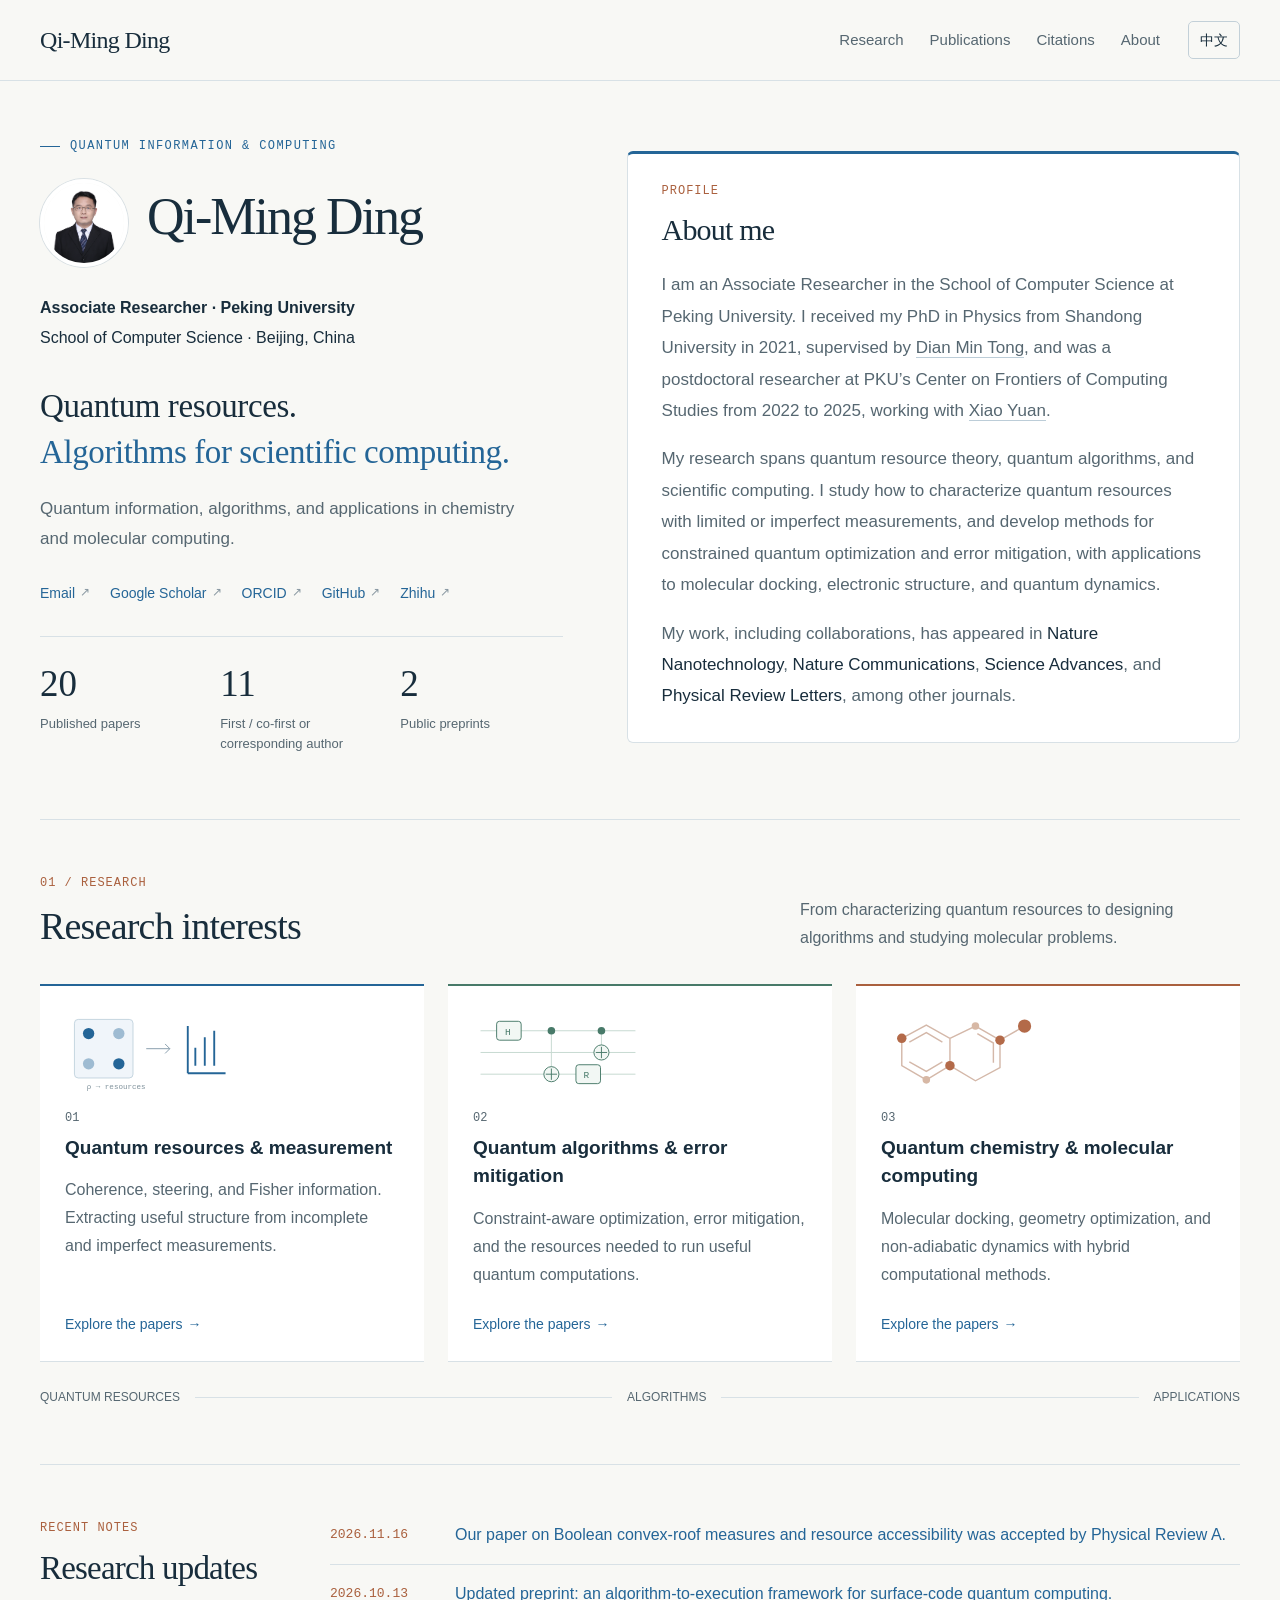
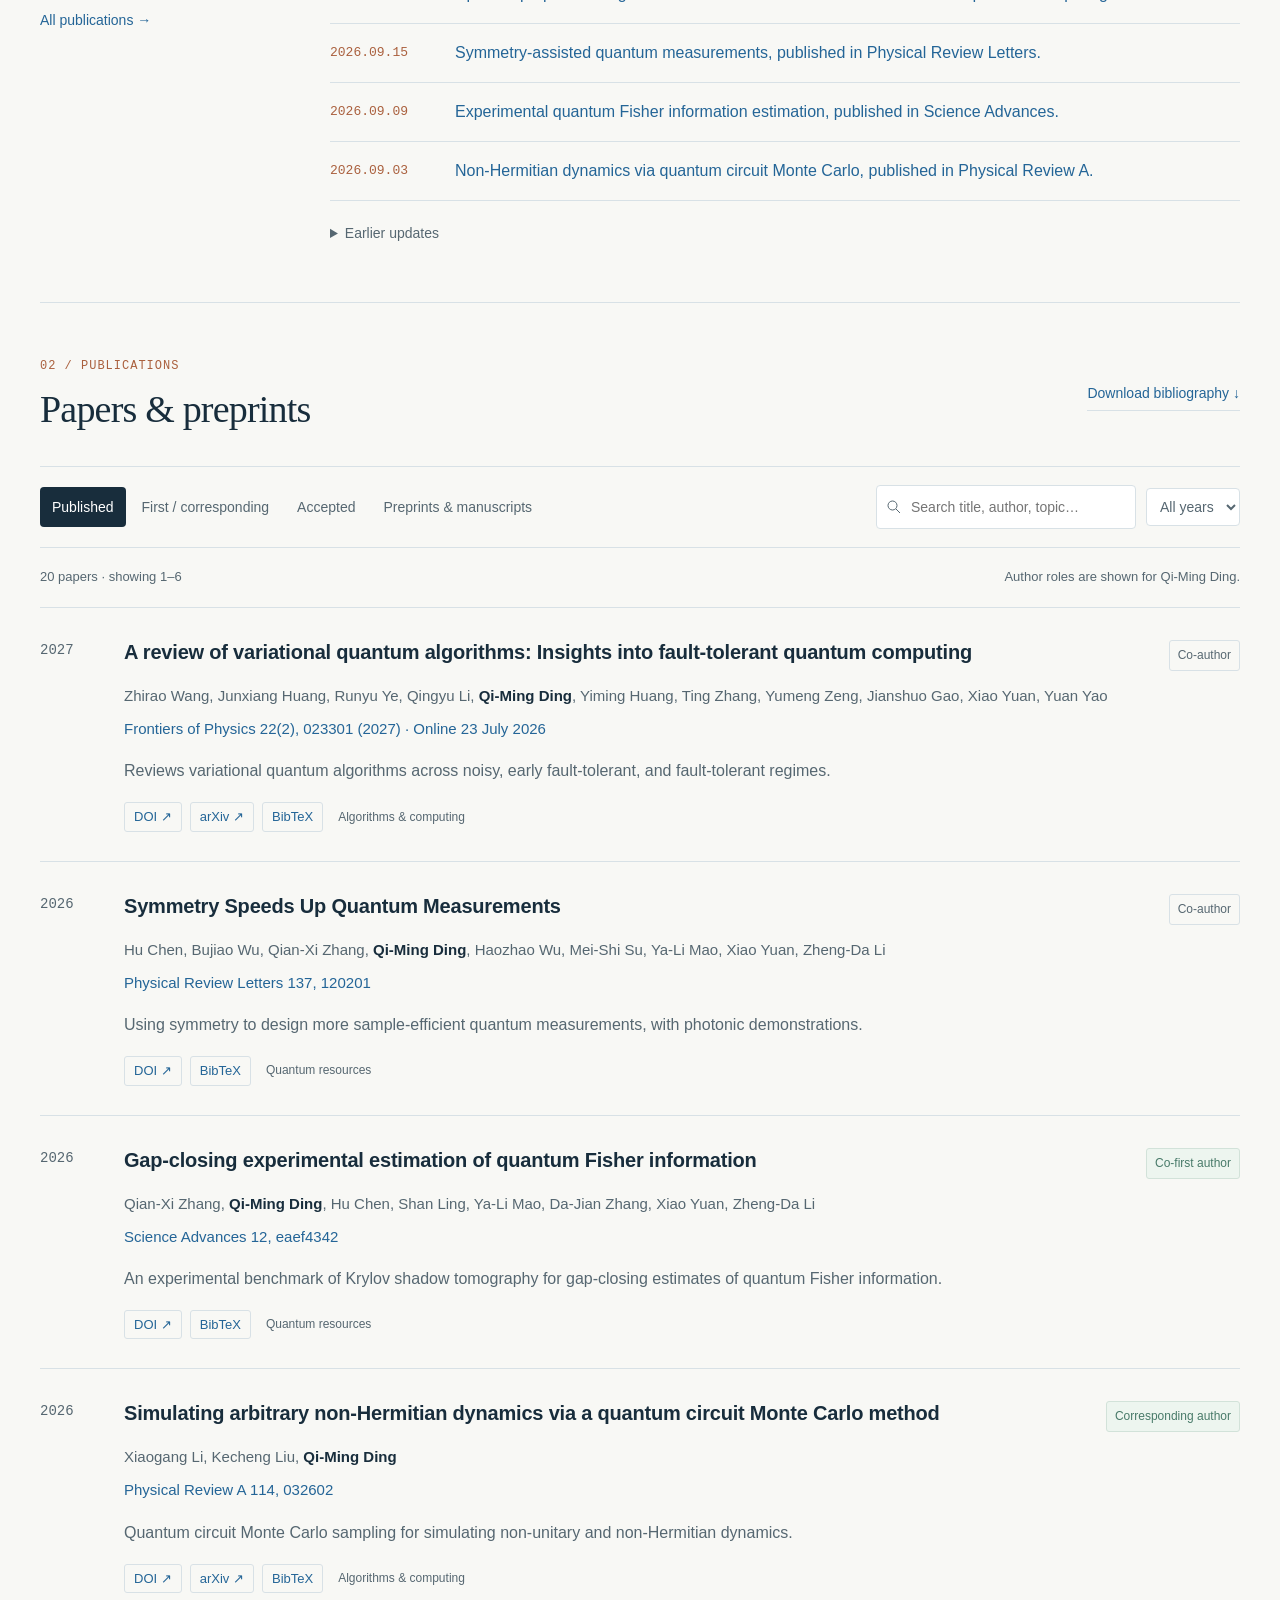
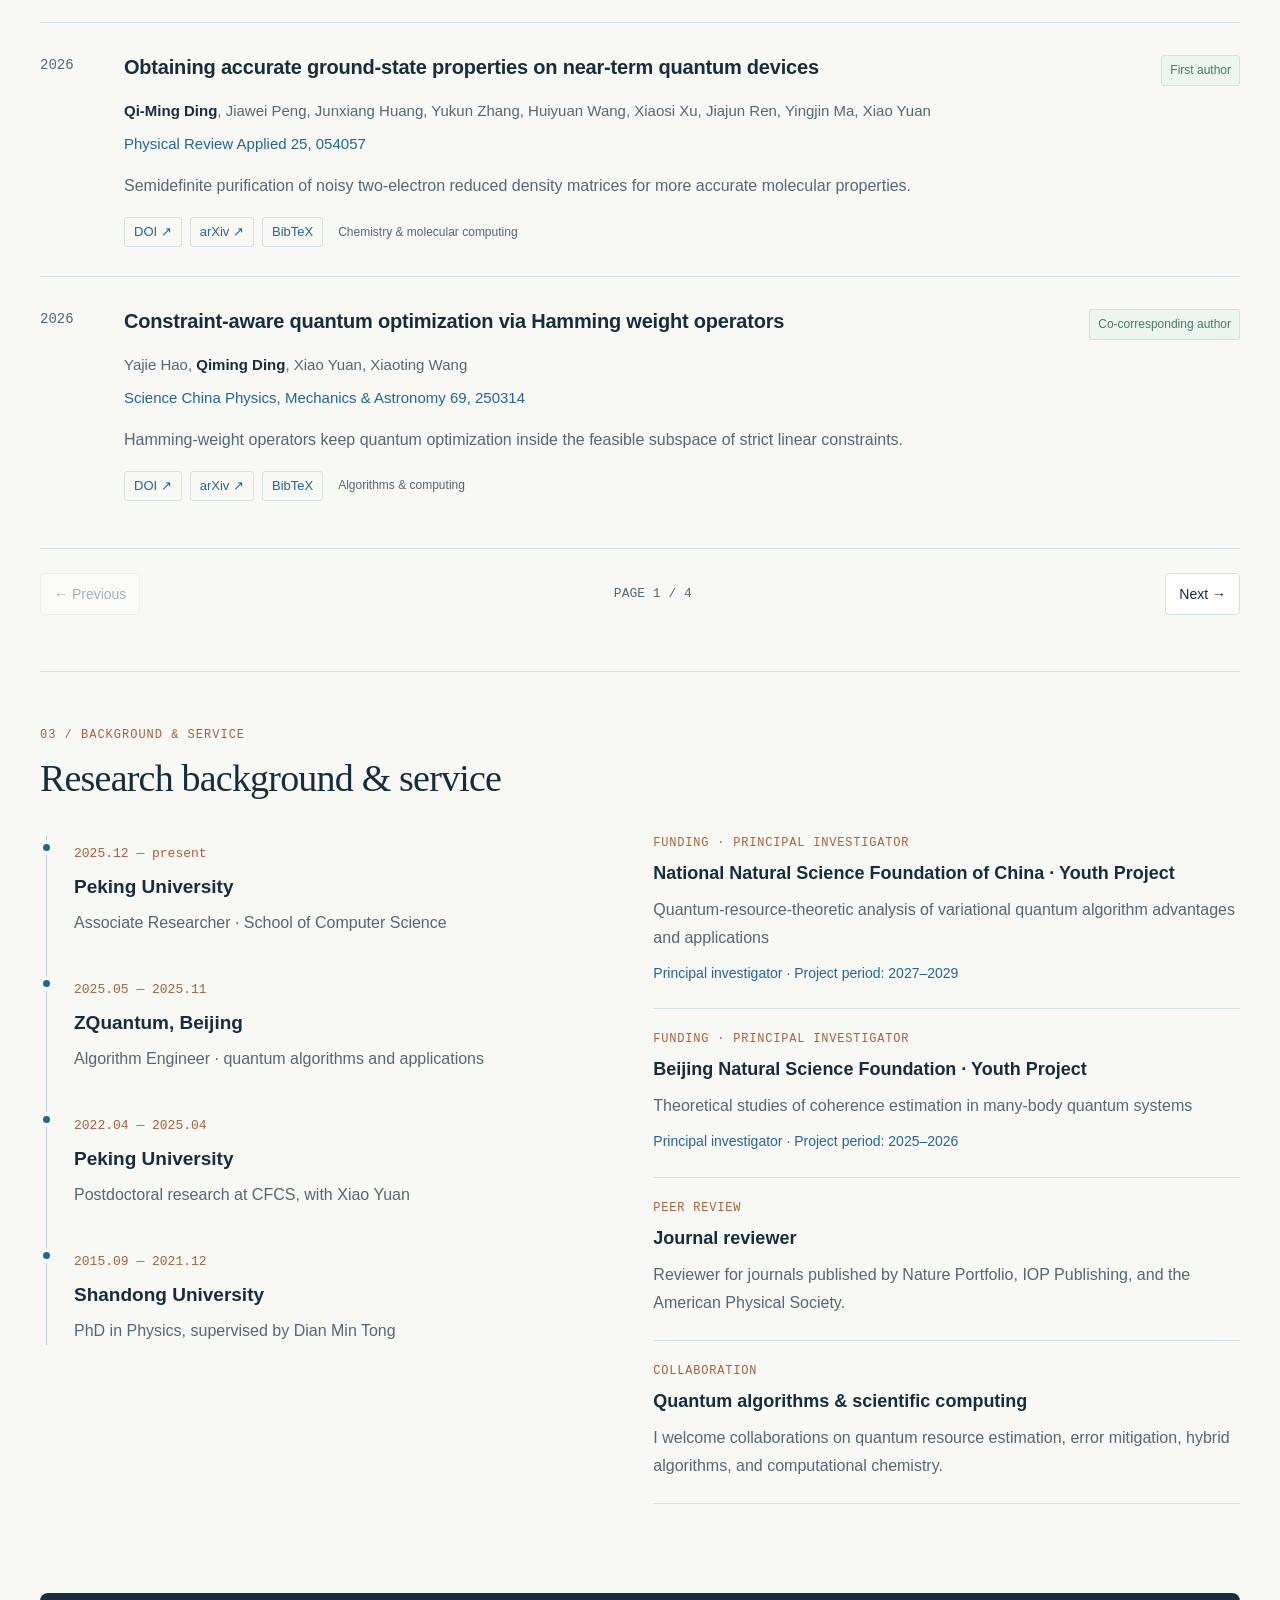
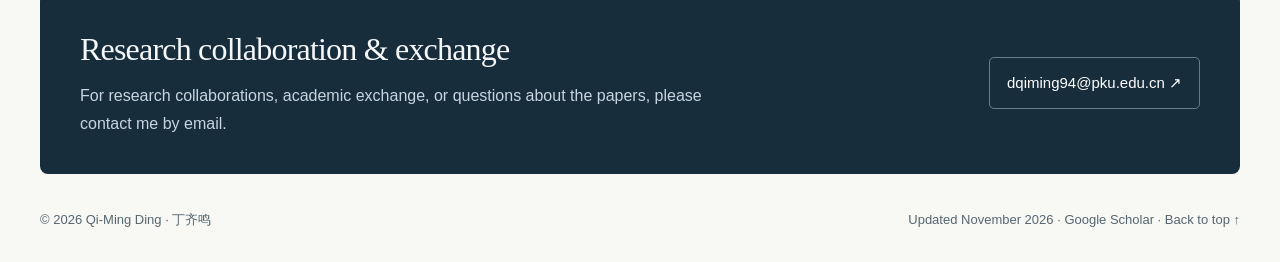
<file: index.html>
<!doctype html>
<html lang="en"><head><meta charset="utf-8"><meta name="viewport" content="width=device-width,initial-scale=1">
<meta name="description" content="Qi-Ming Ding, quantum information and computing researcher at Peking University. Quantum resources, algorithms, error mitigation, and computational chemistry.">
<link rel="canonical" href="https://geeeekding.github.io/"><meta property="og:title" content="Qi-Ming Ding · Quantum Information & Computing"><meta property="og:description" content="Quantum resources, practical algorithms, and computational chemistry. Explore publications and selected research citations."><meta property="og:image" content="https://geeeekding.github.io/assets/qiming2024.jpg">
<meta name="theme-color" content="#f8f8f5"><title>Qi-Ming Ding · Quantum Information & Computing</title>
<link rel="icon" href="assets/favicon.svg" type="image/svg+xml"><link rel="stylesheet" href="assets/site.css?v=20261116b"><script src="assets/bibliography.js?v=20261116" defer></script><script src="assets/site.js?v=20261116b" defer></script>
</head><body><a class="skip" href="#main">Skip to content</a><div class="reading-progress" aria-hidden="true"></div>
<header class="site-header"><div class="wrap header-inner"><a class="wordmark" href="index.html">Qi-Ming Ding<span></span></a><nav class="main-nav" aria-label="Main navigation">
<a href="#research"><span data-en="Research" data-zh="研究" >Research</span></a><a href="#publications"><span data-en="Publications" data-zh="论文" >Publications</span></a><a href="citations.html"><span data-en="Citations" data-zh="学术引用" >Citations</span></a><a href="#journey"><span data-en="About" data-zh="经历" >About</span></a></nav><button id="language-toggle" class="lang-button" type="button" aria-label="Switch to Chinese">中文</button></div></header>
<main id="main" class="wrap">
<section class="hero" aria-labelledby="name"><div class="hero-profile"><div class="eyebrow"><span data-en="Quantum information &amp; computing" data-zh="量子信息与量子计算" >Quantum information &amp; computing</span></div>
<div class="profile-line"><img src="assets/qiming2024.jpg" alt="Portrait of Qi-Ming Ding" class="portrait" width="88" height="88"><h1 id="name">Qi-Ming Ding<small></small></h1></div>
<div class="position"><strong><span data-en="Associate Researcher · Peking University" data-zh="北京大学计算机学院 · 副研究员" >Associate Researcher · Peking University</span></strong><br><span data-en="School of Computer Science · Beijing, China" data-zh="中国 · 北京" >School of Computer Science · Beijing, China</span></div>
<p class="hero-statement lang-en">Quantum resources.<br><em>Algorithms for scientific computing.</em></p>
<p class="hero-statement lang-zh">量子资源理论<br><em>与量子算法应用</em></p>
<p data-en="Quantum information, algorithms, and applications in chemistry and molecular computing." data-zh="关注量子信息的基础问题，探索量子计算在科学计算中的应用。" class="hero-bio">Quantum information, algorithms, and applications in chemistry and molecular computing.</p>
<div class="profile-links"><a href="mailto:dqiming94@pku.edu.cn"><span data-en="Email" data-zh="邮箱" >Email</span></a><a href="https://scholar.google.com/citations?user=Pl5r_UgAAAAJ" target="_blank" rel="noopener noreferrer" >Google Scholar</a><a href="https://orcid.org/0000-0002-0548-6519" target="_blank" rel="noopener noreferrer" >ORCID</a><a href="https://github.com/geeeekDing" target="_blank" rel="noopener noreferrer" >GitHub</a><a href="https://www.zhihu.com/people/curry-paul" target="_blank" rel="noopener noreferrer" ><span data-en="Zhihu" data-zh="知乎" >Zhihu</span></a></div>
<div class="hero-stats"><div class="stat"><strong>20</strong><span data-en="Published papers" data-zh="已发表论文" >Published papers</span></div><div class="stat"><strong>11</strong><span data-en="First / co-first or corresponding author" data-zh="第一、共同第一或通讯作者论文" >First / co-first or corresponding author</span></div><div class="stat"><strong>2</strong><span data-en="Public preprints" data-zh="公开预印本" >Public preprints</span></div></div></div>
<section class="about-panel" id="about" aria-labelledby="about-title"><div class="section-no"><span data-en="PROFILE" data-zh="关于我" >PROFILE</span></div><h2 id="about-title"><span data-en="About me" data-zh="个人简介" >About me</span></h2>
<div class="lang-en about-copy"><p>I am an Associate Researcher in the School of Computer Science at Peking University. I received my PhD in Physics from Shandong University in 2021, supervised by <a href="https://www.researchgate.net/profile/Dianmin-Tong" target="_blank" rel="noopener noreferrer" >Dian Min Tong</a>, and was a postdoctoral researcher at PKU’s Center on Frontiers of Computing Studies from 2022 to 2025, working with <a href="https://qtheorist.site/" target="_blank" rel="noopener noreferrer" >Xiao Yuan</a>.</p>
<p>My research spans quantum resource theory, quantum algorithms, and scientific computing. I study how to characterize quantum resources with limited or imperfect measurements, and develop methods for constrained quantum optimization and error mitigation, with applications to molecular docking, electronic structure, and quantum dynamics.</p>
<p>My work, including collaborations, has appeared in <em>Nature Nanotechnology</em>, <em>Nature Communications</em>, <em>Science Advances</em>, and <em>Physical Review Letters</em>, among other journals.</p></div>
<div class="lang-zh about-copy"><p>我目前在北京大学计算机学院任副研究员。2021年于山东大学获得理学博士学位，导师为<a href="https://www.researchgate.net/profile/Dianmin-Tong" target="_blank" rel="noopener noreferrer" >仝殿民教授</a>；2022—2025年在北京大学前沿计算研究中心从事博士后研究，合作导师为<a href="https://qtheorist.site/" target="_blank" rel="noopener noreferrer" >袁骁研究员</a>。</p>
<p>我的研究围绕量子资源理论、量子算法与科学计算展开：一方面，研究如何利用有限且存在误差的测量来表征量子资源；另一方面，探索含约束的量子优化、错误缓解，以及量子计算在分子对接、电子结构和动力学模拟中的应用。</p>
<p>相关研究成果发表于 <em>Nature Nanotechnology</em>、<em>Nature Communications</em>、<em>Science Advances</em>、<em>Physical Review Letters</em> 等期刊。</p></div>
</section></section>

<section id="research" class="section"><div class="section-heading"><div><span class="section-no">01 / RESEARCH</span><h2 data-en="Research interests" data-zh="研究方向" >Research interests</h2></div><p data-en="From characterizing quantum resources to designing algorithms and studying molecular problems." data-zh="从量子信息的基础理论出发，研究量子算法，并探索其在分子科学中的应用。" >From characterizing quantum resources to designing algorithms and studying molecular problems.</p></div><div class="research-grid"><article class="research-card"><svg viewBox="0 0 180 85" aria-hidden="true"><rect x="10" y="8" width="62" height="62" rx="4" fill="#f0f5fa" stroke="#c3d4df"/><g fill="#246597"><circle cx="25" cy="23" r="6"/><circle cx="57" cy="55" r="6"/><circle cx="57" cy="23" r="6" opacity=".4"/><circle cx="25" cy="55" r="6" opacity=".4"/></g><path d="M86 39h25m-5-5 5 5-5 5" fill="none" stroke="#849ba9"/><path d="M130 65V15m0 50h40m-32-8V38m10 19V27m10 30V20" fill="none" stroke="#246597" stroke-width="2"/><text x="23" y="82" font-size="8" fill="#7f919b" font-family="monospace">ρ → resources</text></svg><span class="field-no">01</span><h3 data-en="Quantum resources &amp; measurement" data-zh="量子资源与量子测量" >Quantum resources &amp; measurement</h3><p data-en="Coherence, steering, and Fisher information. Extracting useful structure from incomplete and imperfect measurements." data-zh="研究量子相干性、量子导引与费舍尔信息，发展适用于有限测量与噪声条件的资源表征方法。" >Coherence, steering, and Fisher information. Extracting useful structure from incomplete and imperfect measurements.</p><button class="text-button research-filter" data-topic="resources" type="button"><span data-en="Explore the papers" data-zh="查看相关论文" >Explore the papers</span></button></article><article class="research-card"><svg viewBox="0 0 180 85" aria-hidden="true"><g stroke="#c5d8d0" fill="none"><path d="M8 20h164M8 43h164M8 66h164"/><path d="M83 20v46M136 20v23"/></g><g fill="#487a69"><circle cx="83" cy="20" r="4"/><circle cx="136" cy="20" r="4"/></g><g stroke="#487a69" fill="#f2f7f4"><rect x="25" y="10" width="26" height="20" rx="3"/><rect x="109" y="56" width="26" height="20" rx="3"/><circle cx="83" cy="66" r="8"/><circle cx="136" cy="43" r="8"/></g><path d="M77 66h12m-6-6v12m47-29h12m-6-6v12" stroke="#487a69"/><g font-size="10" font-family="monospace" fill="#487a69"><text x="34" y="24">H</text><text x="117" y="70">R</text></g></svg><span class="field-no">02</span><h3 data-en="Quantum algorithms &amp; error mitigation" data-zh="量子算法与错误缓解" >Quantum algorithms &amp; error mitigation</h3><p data-en="Constraint-aware optimization, error mitigation, and the resources needed to run useful quantum computations." data-zh="研究含约束的量子优化、错误缓解方法，以及量子计算的资源开销。" >Constraint-aware optimization, error mitigation, and the resources needed to run useful quantum computations.</p><button class="text-button research-filter" data-topic="algorithms" type="button"><span data-en="Explore the papers" data-zh="查看相关论文" >Explore the papers</span></button></article><article class="research-card"><svg viewBox="0 0 180 85" aria-hidden="true"><g fill="none" stroke="#d4b8a9" stroke-width="1.5"><path d="m48 14 25 14v29L48 72 22 57V28zM73 28l27-13 26 15v29l-26 14-27-16m53-27 26-15"/><path d="m30 32 18-10 17 10M30 53l18 10 17-10m37-30 17 10v21"/></g><g fill="#b36a49"><circle cx="22" cy="28" r="5"/><circle cx="73" cy="57" r="5"/><circle cx="126" cy="30" r="5"/><circle cx="152" cy="15" r="7"/></g><g fill="#d7b8a5"><circle cx="48" cy="72" r="4"/><circle cx="100" cy="15" r="4"/></g></svg><span class="field-no">03</span><h3 data-en="Quantum chemistry &amp; molecular computing" data-zh="量子化学与分子计算" >Quantum chemistry &amp; molecular computing</h3><p data-en="Molecular docking, geometry optimization, and non-adiabatic dynamics with hybrid computational methods." data-zh="利用混合计算方法，研究分子对接、几何优化与非绝热动力学。" >Molecular docking, geometry optimization, and non-adiabatic dynamics with hybrid computational methods.</p><button class="text-button research-filter" data-topic="chemistry" type="button"><span data-en="Explore the papers" data-zh="查看相关论文" >Explore the papers</span></button></article></div><div class="research-strip"><span>QUANTUM RESOURCES</span><i class="strip-line"></i><span>ALGORITHMS</span><i class="strip-line"></i><span>APPLICATIONS</span></div></section>

<section class="section news-section" id="news"><div class="news-head"><span class="section-no">RECENT NOTES</span><h2 data-en="Research updates" data-zh="研究动态" >Research updates</h2><a class="small-link" href="#publications"><span data-en="All publications →" data-zh="查看全部论文 →" >All publications →</span></a></div><div><div class="news-item"><time datetime="2026-11-16">2026.11.16</time><p><a href="https://journals.aps.org/pra/accepted/10.1103/f1jd-lwmy" target="_blank" rel="noopener noreferrer"><span data-en="Our paper on Boolean convex-roof measures and resource accessibility was accepted by Physical Review A." data-zh="共同第一作者论文《布尔凸顶度量与资源可及性》获 Physical Review A 接收。">Our paper on Boolean convex-roof measures and resource accessibility was accepted by Physical Review A.</span></a></p></div><div class="news-item"><time datetime="2026-10-13">2026.10.13</time><p><a href="https://arxiv.org/abs/2609.10965v2" target="_blank" rel="noopener noreferrer" ><span data-en="Updated preprint: an algorithm-to-execution framework for surface-code quantum computing." data-zh="表面码量子计算的算法到执行框架预印本更新至v2。" >Updated preprint: an algorithm-to-execution framework for surface-code quantum computing.</span></a></p></div><div class="news-item"><time datetime="2026-09-15">2026.09.15</time><p><a href="https://doi.org/10.1103/q9lf-cp11" target="_blank" rel="noopener noreferrer" ><span data-en="Symmetry-assisted quantum measurements, published in Physical Review Letters." data-zh="对称性辅助量子测量研究发表于 Physical Review Letters。" >Symmetry-assisted quantum measurements, published in Physical Review Letters.</span></a></p></div><div class="news-item"><time datetime="2026-09-09">2026.09.09</time><p><a href="https://doi.org/10.1126/sciadv.aef4342" target="_blank" rel="noopener noreferrer" ><span data-en="Experimental quantum Fisher information estimation, published in Science Advances." data-zh="量子费舍尔信息估计的实验研究发表于 Science Advances。" >Experimental quantum Fisher information estimation, published in Science Advances.</span></a></p></div><div class="news-item"><time datetime="2026-09-03">2026.09.03</time><p><a href="https://doi.org/10.1103/yd74-5t5x" target="_blank" rel="noopener noreferrer" ><span data-en="Non-Hermitian dynamics via quantum circuit Monte Carlo, published in Physical Review A." data-zh="量子线路蒙特卡洛模拟非厄米动力学研究发表于 Physical Review A。" >Non-Hermitian dynamics via quantum circuit Monte Carlo, published in Physical Review A.</span></a></p></div><details class="news-more"><summary><span data-en="Earlier updates" data-zh="更早的动态" >Earlier updates</span></summary><div class="news-item"><time datetime="2026-07-23">2026.07.23</time><p><a href="https://journal.hep.com.cn/fop/EN/10.15302/frontphys.2027.023301" target="_blank" rel="noopener noreferrer"><span data-en="Our review of variational quantum algorithms was published online in Frontiers of Physics." data-zh="合作综述《变分量子算法：迈向容错量子计算》发表于 Frontiers of Physics。">Our review of variational quantum algorithms was published online in Frontiers of Physics.</span></a></p></div><div class="news-item"><time datetime="2026-05-21">2026.05.21</time><p><a href="https://doi.org/10.1103/lx3w-w6jx" target="_blank" rel="noopener noreferrer" ><span data-en="Error mitigation for accurate molecular ground-state properties, published in Physical Review Applied." data-zh="面向精确分子基态性质的错误缓解研究发表于 Physical Review Applied。" >Error mitigation for accurate molecular ground-state properties, published in Physical Review Applied.</span></a></p></div><div class="news-item"><time datetime="2026-03-26">2026.03.26</time><p><a href="https://doi.org/10.1007/s11433-025-2895-4" target="_blank" rel="noopener noreferrer" ><span data-en="Constraint-aware quantum optimization, published in Science China Physics, Mechanics &amp; Astronomy." data-zh="含约束的量子优化研究发表于 Science China Physics, Mechanics &amp; Astronomy。" >Constraint-aware quantum optimization, published in Science China Physics, Mechanics &amp; Astronomy.</span></a></p></div><div class="news-item"><time datetime="2026-03-26">2026.03.26</time><p><a href="https://doi.org/10.1103/g8sh-hts2" target="_blank" rel="noopener noreferrer" ><span data-en="Coherence estimation from scarce data, published in Physical Review A." data-zh="稀缺数据下的相干性估计研究发表于 Physical Review A。" >Coherence estimation from scarce data, published in Physical Review A.</span></a></p></div><div class="news-item"><time datetime="2026-03-02">2026.03.02</time><p><a href="https://doi.org/10.1103/wgqg-hfw8" target="_blank" rel="noopener noreferrer" ><span data-en="Reliable quantum steering detection, published in Physical Review Letters." data-zh="可靠量子导引探测研究发表于 Physical Review Letters。" >Reliable quantum steering detection, published in Physical Review Letters.</span></a></p></div><div class="news-item"><time datetime="2026-01-13">2026.01.13</time><p><a href="https://doi.org/10.1021/acs.jctc.5c01435" target="_blank" rel="noopener noreferrer" ><span data-en="Molecular geometry optimization with hybrid quantum–classical computing, published in JCTC." data-zh="混合量子—经典分子几何优化研究发表于 JCTC。" >Molecular geometry optimization with hybrid quantum–classical computing, published in JCTC.</span></a></p></div></details></div></section>

<section id="publications" class="section"><div class="section-heading publication-heading"><div><span class="section-no">02 / PUBLICATIONS</span><h2 data-en="Papers &amp; preprints" data-zh="论文与预印本" >Papers &amp; preprints</h2></div><a href="assets/publications.bib" download><span data-en="Download bibliography ↓" data-zh="下载已发表论文BibTeX ↓" >Download bibliography ↓</span></a></div>
<div class="pub-controls"><div class="filter-tabs" role="group" aria-label="Filter publications"><button type="button" class="filter-tab" data-filter="all" aria-pressed="true"><span data-en="Published" data-zh="已发表" >Published</span></button><button type="button" class="filter-tab" data-filter="lead" aria-pressed="false"><span data-en="First / corresponding" data-zh="第一／通讯作者" >First / corresponding</span></button><button type="button" class="filter-tab" data-filter="accepted" aria-pressed="false"><span data-en="Accepted" data-zh="已接收">Accepted</span></button><button type="button" class="filter-tab" data-filter="preprint" aria-pressed="false"><span data-en="Preprints &amp; manuscripts" data-zh="预印本与手稿" >Preprints &amp; manuscripts</span></button></div><div class="search-tools"><div class="search-field"><svg viewBox="0 0 16 16" fill="none" aria-hidden="true"><circle cx="6.5" cy="6.5" r="4.5"/><path d="m10 10 4 4"/></svg><input id="paper-search" type="search" aria-label="Search papers by title, author, or topic" placeholder="Search title, author, topic…"></div><select id="year-filter" aria-label="Filter by year"><option value="all" data-en="All years" data-zh="全部年份">All years</option><option value="2027">2027</option><option value="2026">2026</option><option value="2024">2024</option><option value="2022">2022</option><option value="2021">2021</option><option value="2018">2018</option><option value="2017">2017</option><option value="2014">2014</option></select></div></div>
<div class="pub-status"><span id="publication-count" role="status" aria-live="polite">20 publications</span><button id="clear-topic" class="active-topic" type="button" hidden></button><span><span data-en="Author roles are shown for Qi-Ming Ding." data-zh="标签注明本人在各篇论文中的作者角色。" >Author roles are shown for Qi-Ming Ding.</span></span></div><div id="paper-list"><article class="paper" id="paper-P01" data-status="published" data-lead="false" data-year="2027" data-topic="algorithms" data-search="a review of variational quantum algorithms: insights into fault-tolerant quantum computing frontiers of physics zhirao wang, junxiang huang, runyu ye, qingyu li, qi-ming ding, yiming huang, ting zhang, yumeng zeng, jianshuo gao, xiao yuan, yuan yao 10.15302/frontphys.2027.023301 arxiv 2604.07909 vqa review 变分量子算法综述 reviews variational quantum algorithms across noisy, early fault-tolerant, and fault-tolerant regimes. 综述变分量子算法在含噪、早期容错和容错量子计算阶段的设计方法、挑战与应用。">
      <div class="paper-year">2027</div><div><div class="paper-top"><h3 class="paper-title"><a href="https://journal.hep.com.cn/fop/EN/10.15302/frontphys.2027.023301" target="_blank" rel="noopener noreferrer">A review of variational quantum algorithms: Insights into fault-tolerant quantum computing</a></h3><span data-en="Co-author" data-zh="合作作者" class="paper-role">Co-author</span></div>
      <p class="paper-authors">Zhirao Wang, Junxiang Huang, Runyu Ye, Qingyu Li, <strong>Qi-Ming Ding</strong>, Yiming Huang, Ting Zhang, Yumeng Zeng, Jianshuo Gao, Xiao Yuan, Yuan Yao</p><p class="paper-venue">Frontiers of Physics 22(2), 023301 (2027) · <span data-en="Online 23 July 2026" data-zh="2026年7月23日在线发表">Online 23 July 2026</span></p>
      <p data-en="Reviews variational quantum algorithms across noisy, early fault-tolerant, and fault-tolerant regimes." data-zh="综述变分量子算法在含噪、早期容错和容错量子计算阶段的设计方法、挑战与应用。" class="paper-desc">Reviews variational quantum algorithms across noisy, early fault-tolerant, and fault-tolerant regimes.</p>
      <div class="paper-links"><a href="https://doi.org/10.15302/frontphys.2027.023301" target="_blank" rel="noopener noreferrer">DOI ↗</a><a href="https://arxiv.org/abs/2604.07909" target="_blank" rel="noopener noreferrer">arXiv ↗</a><button class="copy-bib" data-key="dingcv_p01" type="button">BibTeX</button><span data-en="Algorithms &amp; computing" data-zh="量子算法与计算" class="paper-topic">Algorithms &amp; computing</span></div>
      </div></article><article class="paper" id="paper-J19" data-status="published" data-lead="false" data-year="2026" data-topic="resources" data-search="symmetry speeds up quantum measurements physical review letters hu chen bujiao wu qian-xi zhang qi-ming ding haozhao wu mei-shi su ya-li mao xiao yuan zheng-da li using symmetry to design more sample-efficient quantum measurements, with photonic demonstrations. 将对称性信息融入量子测量设计，并在光量子平台中展示样本效率提升。 量子测量与对称性 10.1103/q9lf-cp11   ">
      <div class="paper-year">2026</div><div><div class="paper-top"><h3 class="paper-title"><a href="https://doi.org/10.1103/q9lf-cp11" target="_blank" rel="noopener noreferrer" >Symmetry Speeds Up Quantum Measurements</a></h3><span data-en="Co-author" data-zh="合作作者" class="paper-role">Co-author</span></div>
      <p class="paper-authors">Hu Chen, Bujiao Wu, Qian-Xi Zhang, <strong>Qi-Ming Ding</strong>, Haozhao Wu, Mei-Shi Su, Ya-Li Mao, Xiao Yuan, Zheng-Da Li</p><p class="paper-venue">Physical Review Letters 137, 120201</p>
      <p data-en="Using symmetry to design more sample-efficient quantum measurements, with photonic demonstrations." data-zh="将对称性信息融入量子测量设计，并在光量子平台中展示样本效率提升。" class="paper-desc">Using symmetry to design more sample-efficient quantum measurements, with photonic demonstrations.</p><div class="paper-links"><a href="https://doi.org/10.1103/q9lf-cp11" target="_blank" rel="noopener noreferrer" >DOI ↗</a><button class="copy-bib" data-key="dingcv_j19" type="button">BibTeX</button><span data-en="Quantum resources" data-zh="量子资源" class="paper-topic">Quantum resources</span></div>
      
      </div></article><article class="paper" id="paper-J18" data-status="published" data-lead="true" data-year="2026" data-topic="resources" data-search="gap-closing experimental estimation of quantum fisher information science advances qian-xi zhang qi-ming ding hu chen shan ling ya-li mao da-jian zhang xiao yuan zheng-da li an experimental benchmark of krylov shadow tomography for gap-closing estimates of quantum fisher information. 实验验证krylov影子层析对量子费舍尔信息的逼近能力，并检验其计量学意义。 量子计量与量子资源表征 10.1126/sciadv.aef4342   qfi krylov kst">
      <div class="paper-year">2026</div><div><div class="paper-top"><h3 class="paper-title"><a href="https://doi.org/10.1126/sciadv.aef4342" target="_blank" rel="noopener noreferrer" >Gap-closing experimental estimation of quantum Fisher information</a></h3><span data-en="Co-first author" data-zh="共同第一作者" class="paper-role lead">Co-first author</span></div>
      <p class="paper-authors">Qian-Xi Zhang, <strong>Qi-Ming Ding</strong>, Hu Chen, Shan Ling, Ya-Li Mao, Da-Jian Zhang, Xiao Yuan, Zheng-Da Li</p><p class="paper-venue">Science Advances 12, eaef4342</p>
      <p data-en="An experimental benchmark of Krylov shadow tomography for gap-closing estimates of quantum Fisher information." data-zh="实验验证Krylov影子层析对量子费舍尔信息的逼近能力，并检验其计量学意义。" class="paper-desc">An experimental benchmark of Krylov shadow tomography for gap-closing estimates of quantum Fisher information.</p><div class="paper-links"><a href="https://doi.org/10.1126/sciadv.aef4342" target="_blank" rel="noopener noreferrer" >DOI ↗</a><button class="copy-bib" data-key="dingcv_j18" type="button">BibTeX</button><span data-en="Quantum resources" data-zh="量子资源" class="paper-topic">Quantum resources</span></div>
      
      </div></article><article class="paper" id="paper-J17" data-status="published" data-lead="true" data-year="2026" data-topic="algorithms" data-search="simulating arbitrary non-hermitian dynamics via a quantum circuit monte carlo method physical review a xiaogang li kecheng liu qi-ming ding quantum circuit monte carlo sampling for simulating non-unitary and non-hermitian dynamics. 通过量子线路蒙特卡洛采样，模拟非幺正演化及非厄米系统动力学。 非厄米动力学模拟 10.1103/yd74-5t5x 2507.11675  ">
      <div class="paper-year">2026</div><div><div class="paper-top"><h3 class="paper-title"><a href="https://doi.org/10.1103/yd74-5t5x" target="_blank" rel="noopener noreferrer" >Simulating arbitrary non-Hermitian dynamics via a quantum circuit Monte Carlo method</a></h3><span data-en="Corresponding author" data-zh="通讯作者" class="paper-role lead">Corresponding author</span></div>
      <p class="paper-authors">Xiaogang Li, Kecheng Liu, <strong>Qi-Ming Ding</strong></p><p class="paper-venue">Physical Review A 114, 032602</p>
      <p data-en="Quantum circuit Monte Carlo sampling for simulating non-unitary and non-Hermitian dynamics." data-zh="通过量子线路蒙特卡洛采样，模拟非幺正演化及非厄米系统动力学。" class="paper-desc">Quantum circuit Monte Carlo sampling for simulating non-unitary and non-Hermitian dynamics.</p><div class="paper-links"><a href="https://doi.org/10.1103/yd74-5t5x" target="_blank" rel="noopener noreferrer" >DOI ↗</a><a href="https://arxiv.org/abs/2507.11675" target="_blank" rel="noopener noreferrer" >arXiv ↗</a><button class="copy-bib" data-key="dingcv_j17" type="button">BibTeX</button><span data-en="Algorithms &amp; computing" data-zh="量子算法与计算" class="paper-topic">Algorithms &amp; computing</span></div>
      
      </div></article><article class="paper" id="paper-J16" data-status="published" data-lead="true" data-year="2026" data-topic="chemistry" data-search="obtaining accurate ground-state properties on near-term quantum devices physical review applied qi-ming ding jiawei peng junxiang huang yukun zhang huiyuan wang xiaosi xu jiajun ren yingjin ma xiao yuan semidefinite purification of noisy two-electron reduced density matrices for more accurate molecular properties. 利用半正定规划纯化含噪二电子约化密度矩阵，提高分子基态性质的计算精度。 量子错误缓解与量子化学 10.1103/lx3w-w6jx 2510.21255  sdp n-representability error mitigation">
      <div class="paper-year">2026</div><div><div class="paper-top"><h3 class="paper-title"><a href="https://doi.org/10.1103/lx3w-w6jx" target="_blank" rel="noopener noreferrer" >Obtaining accurate ground-state properties on near-term quantum devices</a></h3><span data-en="First author" data-zh="第一作者" class="paper-role lead">First author</span></div>
      <p class="paper-authors"><strong>Qi-Ming Ding</strong>, Jiawei Peng, Junxiang Huang, Yukun Zhang, Huiyuan Wang, Xiaosi Xu, Jiajun Ren, Yingjin Ma, Xiao Yuan</p><p class="paper-venue">Physical Review Applied 25, 054057</p>
      <p data-en="Semidefinite purification of noisy two-electron reduced density matrices for more accurate molecular properties." data-zh="利用半正定规划纯化含噪二电子约化密度矩阵，提高分子基态性质的计算精度。" class="paper-desc">Semidefinite purification of noisy two-electron reduced density matrices for more accurate molecular properties.</p><div class="paper-links"><a href="https://doi.org/10.1103/lx3w-w6jx" target="_blank" rel="noopener noreferrer" >DOI ↗</a><a href="https://arxiv.org/abs/2510.21255" target="_blank" rel="noopener noreferrer" >arXiv ↗</a><button class="copy-bib" data-key="dingcv_j16" type="button">BibTeX</button><span data-en="Chemistry &amp; molecular computing" data-zh="量子化学与分子计算" class="paper-topic">Chemistry &amp; molecular computing</span></div>
      
      </div></article><article class="paper" id="paper-J15" data-status="published" data-lead="true" data-year="2026" data-topic="algorithms" data-search="constraint-aware quantum optimization via hamming weight operators science china physics, mechanics &amp; astronomy yajie hao qiming ding xiao yuan xiaoting wang hamming-weight operators keep quantum optimization inside the feasible subspace of strict linear constraints. 利用汉明权重算子，将量子优化过程限制在满足严格线性约束的可行子空间内。 约束优化与量子算法 10.1007/s11433-025-2895-4 2601.01516  qaoa">
      <div class="paper-year">2026</div><div><div class="paper-top"><h3 class="paper-title"><a href="https://doi.org/10.1007/s11433-025-2895-4" target="_blank" rel="noopener noreferrer" >Constraint-aware quantum optimization via Hamming weight operators</a></h3><span data-en="Co-corresponding author" data-zh="共同通讯作者" class="paper-role lead">Co-corresponding author</span></div>
      <p class="paper-authors">Yajie Hao, <strong>Qiming Ding</strong>, Xiao Yuan, Xiaoting Wang</p><p class="paper-venue">Science China Physics, Mechanics &amp; Astronomy 69, 250314</p>
      <p data-en="Hamming-weight operators keep quantum optimization inside the feasible subspace of strict linear constraints." data-zh="利用汉明权重算子，将量子优化过程限制在满足严格线性约束的可行子空间内。" class="paper-desc">Hamming-weight operators keep quantum optimization inside the feasible subspace of strict linear constraints.</p><div class="paper-links"><a href="https://doi.org/10.1007/s11433-025-2895-4" target="_blank" rel="noopener noreferrer" >DOI ↗</a><a href="https://arxiv.org/abs/2601.01516" target="_blank" rel="noopener noreferrer" >arXiv ↗</a><button class="copy-bib" data-key="dingcv_j15" type="button">BibTeX</button><span data-en="Algorithms &amp; computing" data-zh="量子算法与计算" class="paper-topic">Algorithms &amp; computing</span></div>
      
      </div></article><article class="paper" id="paper-J14" data-status="published" data-lead="true" data-year="2026" data-topic="resources" data-search="scalable protocol for coherence estimation from scarce data: theory and experiment physical review a qi-ming ding ting zhang hui li da-jian zhang estimating coherence from scarce data by relaxing a difficult inference problem into efficient optimization. 将相干性估计转化为高效优化问题，在数据稀缺条件下提取量子资源信息。 量子资源表征与测量 10.1103/g8sh-hts2 2510.21138  ">
      <div class="paper-year">2026</div><div><div class="paper-top"><h3 class="paper-title"><a href="https://doi.org/10.1103/g8sh-hts2" target="_blank" rel="noopener noreferrer" >Scalable protocol for coherence estimation from scarce data: Theory and experiment</a></h3><span data-en="Co-first author" data-zh="共同第一作者" class="paper-role lead">Co-first author</span></div>
      <p class="paper-authors"><strong>Qi-Ming Ding</strong>, Ting Zhang, Hui Li, Da-Jian Zhang</p><p class="paper-venue">Physical Review A 113, 032444</p>
      <p data-en="Estimating coherence from scarce data by relaxing a difficult inference problem into efficient optimization." data-zh="将相干性估计转化为高效优化问题，在数据稀缺条件下提取量子资源信息。" class="paper-desc">Estimating coherence from scarce data by relaxing a difficult inference problem into efficient optimization.</p><div class="paper-links"><a href="https://doi.org/10.1103/g8sh-hts2" target="_blank" rel="noopener noreferrer" >DOI ↗</a><a href="https://arxiv.org/abs/2510.21138" target="_blank" rel="noopener noreferrer" >arXiv ↗</a><button class="copy-bib" data-key="dingcv_j14" type="button">BibTeX</button><span data-en="Quantum resources" data-zh="量子资源" class="paper-topic">Quantum resources</span></div>
      
      </div></article><article class="paper" id="paper-J13" data-status="published" data-lead="false" data-year="2026" data-topic="chemistry" data-search="universal logical operations in a silicon quantum processor nature nanotechnology chunhui zhang feng xu shihang zhang mingchao duan dupeng zhong xuesong bai hao wang chao huang yi deng miao gao yu-ning zhang jiaze liu chunhui li yan jiang baolong zhao huan shu kunrong wu keji shi qiming ding zhen tian guanyong wang xiao yuan tao xin guangchong hu song liu tianluo pan peihao huang yu he dapeng yu experimental logical operations and a logical-qubit vqe calculation on a silicon quantum processor. 合作实现硅基量子处理器上的逻辑操作，并开展逻辑量子比特上的vqe计算。 量子纠错与逻辑计算 10.1038/s41565-026-02140-1   ">
      <div class="paper-year">2026</div><div><div class="paper-top"><h3 class="paper-title"><a href="https://doi.org/10.1038/s41565-026-02140-1" target="_blank" rel="noopener noreferrer" >Universal logical operations in a silicon quantum processor</a></h3><span data-en="Co-author" data-zh="合作作者" class="paper-role">Co-author</span></div>
      <p class="paper-authors">Chunhui Zhang, Feng Xu, Shihang Zhang, …, <strong>Qiming Ding</strong>, …, Yu He, Dapeng Yu</p><p class="paper-venue">Nature Nanotechnology 21, 635-641</p>
      <p data-en="Experimental logical operations and a logical-qubit VQE calculation on a silicon quantum processor." data-zh="合作实现硅基量子处理器上的逻辑操作，并开展逻辑量子比特上的VQE计算。" class="paper-desc">Experimental logical operations and a logical-qubit VQE calculation on a silicon quantum processor.</p><div class="paper-links"><a href="https://doi.org/10.1038/s41565-026-02140-1" target="_blank" rel="noopener noreferrer" >DOI ↗</a><button class="copy-bib" data-key="dingcv_j13" type="button">BibTeX</button><span data-en="Chemistry &amp; molecular computing" data-zh="量子化学与分子计算" class="paper-topic">Chemistry &amp; molecular computing</span></div>
      <details class="paper-details"><summary><span data-en="Full author list" data-zh="完整作者列表" >Full author list</span></summary><p>Chunhui Zhang, Feng Xu, Shihang Zhang, Mingchao Duan, Dupeng Zhong, Xuesong Bai, Hao Wang, Chao Huang, Yi Deng, Miao Gao, Yu-Ning Zhang, Jiaze Liu, Chunhui Li, Yan Jiang, Baolong Zhao, Huan Shu, Kunrong Wu, Keji Shi, <strong>Qiming Ding</strong>, Zhen Tian, Guanyong Wang, Xiao Yuan, Tao Xin, Guangchong Hu, Song Liu, Tianluo Pan, Peihao Huang, Yu He, Dapeng Yu</p></details>
      </div></article><article class="paper" id="paper-J12" data-status="published" data-lead="true" data-year="2026" data-topic="resources" data-search="reliable quantum steering detection under imperfect measurement physical review letters ting zhang wenhao zhang jing-tao qiu leilei huang xiao yuan qi-ming ding randomized local measurements make quantum steering detection more reliable under measurement imperfections. 通过随机局域测量抑制测量误差，提高量子导引探测的可靠性。 量子导引与可靠测量 10.1103/wgqg-hfw8   ">
      <div class="paper-year">2026</div><div><div class="paper-top"><h3 class="paper-title"><a href="https://doi.org/10.1103/wgqg-hfw8" target="_blank" rel="noopener noreferrer" >Reliable Quantum Steering Detection under Imperfect Measurement</a></h3><span data-en="Co-corresponding author" data-zh="共同通讯作者" class="paper-role lead">Co-corresponding author</span></div>
      <p class="paper-authors">Ting Zhang, Wenhao Zhang, Jing-Tao Qiu, Leilei Huang, Xiao Yuan, <strong>Qi-Ming Ding</strong></p><p class="paper-venue">Physical Review Letters 136, 090201</p>
      <p data-en="Randomized local measurements make quantum steering detection more reliable under measurement imperfections." data-zh="通过随机局域测量抑制测量误差，提高量子导引探测的可靠性。" class="paper-desc">Randomized local measurements make quantum steering detection more reliable under measurement imperfections.</p><div class="paper-links"><a href="https://doi.org/10.1103/wgqg-hfw8" target="_blank" rel="noopener noreferrer" >DOI ↗</a><button class="copy-bib" data-key="dingcv_j12" type="button">BibTeX</button><span data-en="Quantum resources" data-zh="量子资源" class="paper-topic">Quantum resources</span></div>
      
      </div></article><article class="paper" id="paper-J10" data-status="published" data-lead="false" data-year="2026" data-topic="chemistry" data-search="efficient quantum simulation of non-adiabatic molecular dynamics with precise electronic structure digital discovery tianyi li yumeng zeng qiming ding zixuan huo xiaosi xu jiajun ren diandong tang xiaoxia cai xiao yuan quantum-adapted non-adiabatic molecular dynamics supported by high-accuracy electronic-structure calculations. 结合高精度电子结构计算与适配量子计算的非绝热分子动力学模拟。 量子化学与分子动力学 10.1039/d5dd00433k 2512.02376  namd">
      <div class="paper-year">2026</div><div><div class="paper-top"><h3 class="paper-title"><a href="https://doi.org/10.1039/d5dd00433k" target="_blank" rel="noopener noreferrer" >Efficient quantum simulation of non-adiabatic molecular dynamics with precise electronic structure</a></h3><span data-en="Co-author" data-zh="合作作者" class="paper-role">Co-author</span></div>
      <p class="paper-authors">Tianyi Li, Yumeng Zeng, <strong>Qiming Ding</strong>, Zixuan Huo, Xiaosi Xu, Jiajun Ren, Diandong Tang, Xiaoxia Cai, Xiao Yuan</p><p class="paper-venue">Digital Discovery 5, 548-570</p>
      <p data-en="Quantum-adapted non-adiabatic molecular dynamics supported by high-accuracy electronic-structure calculations." data-zh="结合高精度电子结构计算与适配量子计算的非绝热分子动力学模拟。" class="paper-desc">Quantum-adapted non-adiabatic molecular dynamics supported by high-accuracy electronic-structure calculations.</p><div class="paper-links"><a href="https://doi.org/10.1039/d5dd00433k" target="_blank" rel="noopener noreferrer" >DOI ↗</a><a href="https://arxiv.org/abs/2512.02376" target="_blank" rel="noopener noreferrer" >arXiv ↗</a><button class="copy-bib" data-key="dingcv_j10" type="button">BibTeX</button><span data-en="Chemistry &amp; molecular computing" data-zh="量子化学与分子计算" class="paper-topic">Chemistry &amp; molecular computing</span></div>
      
      </div></article><article class="paper" id="paper-J11" data-status="published" data-lead="true" data-year="2026" data-topic="chemistry" data-search="large-scale efficient molecule geometry optimization with hybrid quantum–classical computing journal of chemical theory and computation yajie hao qiming ding xiaoting wang xiao yuan co-optimizing molecular geometry with density matrix embedding theory and a variational quantum eigensolver. 结合密度矩阵嵌入理论与变分量子本征求解器，协同优化分子结构。 量子化学与分子几何优化 10.1021/acs.jctc.5c01435 2509.07460  dmet vqe">
      <div class="paper-year">2026</div><div><div class="paper-top"><h3 class="paper-title"><a href="https://doi.org/10.1021/acs.jctc.5c01435" target="_blank" rel="noopener noreferrer" >Large-Scale Efficient Molecule Geometry Optimization with Hybrid Quantum–Classical Computing</a></h3><span data-en="Co-corresponding author" data-zh="共同通讯作者" class="paper-role lead">Co-corresponding author</span></div>
      <p class="paper-authors">Yajie Hao, <strong>Qiming Ding</strong>, Xiaoting Wang, Xiao Yuan</p><p class="paper-venue">Journal of Chemical Theory and Computation 22, 859-868</p>
      <p data-en="Co-optimizing molecular geometry with density matrix embedding theory and a variational quantum eigensolver." data-zh="结合密度矩阵嵌入理论与变分量子本征求解器，协同优化分子结构。" class="paper-desc">Co-optimizing molecular geometry with density matrix embedding theory and a variational quantum eigensolver.</p><div class="paper-links"><a href="https://doi.org/10.1021/acs.jctc.5c01435" target="_blank" rel="noopener noreferrer" >DOI ↗</a><a href="https://arxiv.org/abs/2509.07460" target="_blank" rel="noopener noreferrer" >arXiv ↗</a><button class="copy-bib" data-key="dingcv_j11" type="button">BibTeX</button><span data-en="Chemistry &amp; molecular computing" data-zh="量子化学与分子计算" class="paper-topic">Chemistry &amp; molecular computing</span></div>
      
      </div></article><article class="paper" id="paper-J09" data-status="published" data-lead="false" data-year="2026" data-topic="chemistry" data-search="a hardware demonstration of a universal programmable rram-based probabilistic computer for molecular docking nature communications yihan he ming-chun hong qiming ding chih-sheng lin chih-ming lai chao fang xiao gong tuo-hung hou gengchiau liang a programmable rram-based probabilistic computer applied to molecular docking. 参与开发可编程rram概率计算机，并将其用于分子对接任务。 概率计算硬件与分子对接 10.1038/s41467-025-67309-z 2503.20254  ">
      <div class="paper-year">2026</div><div><div class="paper-top"><h3 class="paper-title"><a href="https://doi.org/10.1038/s41467-025-67309-z" target="_blank" rel="noopener noreferrer" >A hardware demonstration of a universal programmable RRAM-based probabilistic computer for molecular docking</a></h3><span data-en="Co-author" data-zh="合作作者" class="paper-role">Co-author</span></div>
      <p class="paper-authors">Yihan He, Ming-Chun Hong, <strong>Qiming Ding</strong>, Chih-Sheng Lin, Chih-Ming Lai, Chao Fang, Xiao Gong, Tuo-Hung Hou, Gengchiau Liang</p><p class="paper-venue">Nature Communications 17, 702</p>
      <p data-en="A programmable RRAM-based probabilistic computer applied to molecular docking." data-zh="参与开发可编程RRAM概率计算机，并将其用于分子对接任务。" class="paper-desc">A programmable RRAM-based probabilistic computer applied to molecular docking.</p><div class="paper-links"><a href="https://doi.org/10.1038/s41467-025-67309-z" target="_blank" rel="noopener noreferrer" >DOI ↗</a><a href="https://arxiv.org/abs/2503.20254" target="_blank" rel="noopener noreferrer" >arXiv ↗</a><button class="copy-bib" data-key="dingcv_j09" type="button">BibTeX</button><span data-en="Chemistry &amp; molecular computing" data-zh="量子化学与分子计算" class="paper-topic">Chemistry &amp; molecular computing</span></div>
      
      </div></article><article class="paper" id="paper-J08" data-status="published" data-lead="true" data-year="2024" data-topic="chemistry" data-search="molecular docking via quantum approximate optimization algorithm physical review applied qi-ming ding yi-ming huang xiao yuan digitized counterdiabatic qaoa for molecular docking, connecting combinatorial optimization with drug-discovery problems. 将数字化反绝热驱动融入qaoa，求解分子对接中的组合优化问题。 量子算法与分子对接 10.1103/physrevapplied.21.034036 2308.04098  dc-qaoa qaoa">
      <div class="paper-year">2024</div><div><div class="paper-top"><h3 class="paper-title"><a href="https://doi.org/10.1103/physrevapplied.21.034036" target="_blank" rel="noopener noreferrer" >Molecular docking via quantum approximate optimization algorithm</a></h3><span data-en="Co-first &amp; corresponding" data-zh="共同第一及通讯作者" class="paper-role lead">Co-first &amp; corresponding</span></div>
      <p class="paper-authors"><strong>Qi-Ming Ding</strong>, Yi-Ming Huang, Xiao Yuan</p><p class="paper-venue">Physical Review Applied 21, 034036</p>
      <p data-en="Digitized counterdiabatic QAOA for molecular docking, connecting combinatorial optimization with drug-discovery problems." data-zh="将数字化反绝热驱动融入QAOA，求解分子对接中的组合优化问题。" class="paper-desc">Digitized counterdiabatic QAOA for molecular docking, connecting combinatorial optimization with drug-discovery problems.</p><div class="paper-links"><a href="https://doi.org/10.1103/physrevapplied.21.034036" target="_blank" rel="noopener noreferrer" >DOI ↗</a><a href="https://arxiv.org/abs/2308.04098" target="_blank" rel="noopener noreferrer" >arXiv ↗</a><button class="copy-bib" data-key="dingcv_j08" type="button">BibTeX</button><span data-en="Chemistry &amp; molecular computing" data-zh="量子化学与分子计算" class="paper-topic">Chemistry &amp; molecular computing</span></div>
      
      </div></article><article class="paper" id="paper-J07" data-status="published" data-lead="true" data-year="2022" data-topic="resources" data-search="no-go theorems for deterministic purification and probabilistic enhancement of coherence journal of physics a: mathematical and theoretical qiming ding quancheng liu feasibility criteria for deterministic coherence purification and probabilistic enhancement under restricted operations. 研究确定性相干性纯化与随机严格非相干操作下相干性增强的可行性边界。 量子相干资源 10.1088/1751-8121/ac4ecd 2203.15238  ">
      <div class="paper-year">2022</div><div><div class="paper-top"><h3 class="paper-title"><a href="https://doi.org/10.1088/1751-8121/ac4ecd" target="_blank" rel="noopener noreferrer" >No-go theorems for deterministic purification and probabilistic enhancement of coherence</a></h3><span data-en="Co-first &amp; corresponding" data-zh="共同第一及通讯作者" class="paper-role lead">Co-first &amp; corresponding</span></div>
      <p class="paper-authors"><strong>Qiming Ding</strong>, Quancheng Liu</p><p class="paper-venue">Journal of Physics A: Mathematical and Theoretical 55, 105301</p>
      <p data-en="Feasibility criteria for deterministic coherence purification and probabilistic enhancement under restricted operations." data-zh="研究确定性相干性纯化与随机严格非相干操作下相干性增强的可行性边界。" class="paper-desc">Feasibility criteria for deterministic coherence purification and probabilistic enhancement under restricted operations.</p><div class="paper-links"><a href="https://doi.org/10.1088/1751-8121/ac4ecd" target="_blank" rel="noopener noreferrer" >DOI ↗</a><a href="https://arxiv.org/abs/2203.15238" target="_blank" rel="noopener noreferrer" >arXiv ↗</a><button class="copy-bib" data-key="dingcv_j07" type="button">BibTeX</button><span data-en="Quantum resources" data-zh="量子资源" class="paper-topic">Quantum resources</span></div>
      
      </div></article><article class="paper" id="paper-J06" data-status="published" data-lead="true" data-year="2021" data-topic="resources" data-search="the tightness of multipartite coherence from spectrum estimation entropy qi-ming ding xiao-xu fang he lu extending spectrum-based coherence estimation and examining the tightness of the resulting bounds. 拓展基于谱估计的相干性探测方法，并检验多种相干性度量下界的紧致性。 量子资源表征与测量 10.3390/e23111519 2104.12094  ">
      <div class="paper-year">2021</div><div><div class="paper-top"><h3 class="paper-title"><a href="https://doi.org/10.3390/e23111519" target="_blank" rel="noopener noreferrer" >The Tightness of Multipartite Coherence from Spectrum Estimation</a></h3><span data-en="First author" data-zh="第一作者" class="paper-role lead">First author</span></div>
      <p class="paper-authors"><strong>Qi-Ming Ding</strong>, Xiao-Xu Fang, He Lu</p><p class="paper-venue">Entropy 23, 1519</p>
      <p data-en="Extending spectrum-based coherence estimation and examining the tightness of the resulting bounds." data-zh="拓展基于谱估计的相干性探测方法，并检验多种相干性度量下界的紧致性。" class="paper-desc">Extending spectrum-based coherence estimation and examining the tightness of the resulting bounds.</p><div class="paper-links"><a href="https://doi.org/10.3390/e23111519" target="_blank" rel="noopener noreferrer" >DOI ↗</a><a href="https://arxiv.org/abs/2104.12094" target="_blank" rel="noopener noreferrer" >arXiv ↗</a><button class="copy-bib" data-key="dingcv_j06" type="button">BibTeX</button><span data-en="Quantum resources" data-zh="量子资源" class="paper-topic">Quantum resources</span></div>
      
      </div></article><article class="paper" id="paper-J05" data-status="published" data-lead="true" data-year="2021" data-topic="resources" data-search="efficient estimation of multipartite quantum coherence physical review research qi-ming ding xiao-xu fang xiao yuan ting zhang he lu lower and upper bounds on multipartite coherence from a small set of local measurements, demonstrated on photonic states. 利用少量局域测量估计多体相干性上下界，并在光量子系统中验证。 量子资源表征与测量 10.1103/physrevresearch.3.023228 2010.02612  ">
      <div class="paper-year">2021</div><div><div class="paper-top"><h3 class="paper-title"><a href="https://doi.org/10.1103/physrevresearch.3.023228" target="_blank" rel="noopener noreferrer" >Efficient estimation of multipartite quantum coherence</a></h3><span data-en="Co-first author" data-zh="共同第一作者" class="paper-role lead">Co-first author</span></div>
      <p class="paper-authors"><strong>Qi-Ming Ding</strong>, Xiao-Xu Fang, Xiao Yuan, Ting Zhang, He Lu</p><p class="paper-venue">Physical Review Research 3, 023228</p>
      <p data-en="Lower and upper bounds on multipartite coherence from a small set of local measurements, demonstrated on photonic states." data-zh="利用少量局域测量估计多体相干性上下界，并在光量子系统中验证。" class="paper-desc">Lower and upper bounds on multipartite coherence from a small set of local measurements, demonstrated on photonic states.</p><div class="paper-links"><a href="https://doi.org/10.1103/physrevresearch.3.023228" target="_blank" rel="noopener noreferrer" >DOI ↗</a><a href="https://arxiv.org/abs/2010.02612" target="_blank" rel="noopener noreferrer" >arXiv ↗</a><button class="copy-bib" data-key="dingcv_j05" type="button">BibTeX</button><span data-en="Quantum resources" data-zh="量子资源" class="paper-topic">Quantum resources</span></div>
      
      </div></article><article class="paper" id="paper-J04" data-status="published" data-lead="false" data-year="2018" data-topic="resources" data-search="superadditivity of convex roof coherence measures journal of physics a: mathematical and theoretical c l liu qi-ming ding d m tong a criterion for superadditivity, with a classification of several convex-roof coherence measures. 提出凸顶相干性度量的超可加性判据，区分满足与不满足该性质的度量。 量子相干资源 10.1088/1751-8121/aab64e 1809.05475  ">
      <div class="paper-year">2018</div><div><div class="paper-top"><h3 class="paper-title"><a href="https://doi.org/10.1088/1751-8121/aab64e" target="_blank" rel="noopener noreferrer" >Superadditivity of convex roof coherence measures</a></h3><span data-en="Co-author" data-zh="合作作者" class="paper-role">Co-author</span></div>
      <p class="paper-authors">C L Liu, <strong>Qi-Ming Ding</strong>, D M Tong</p><p class="paper-venue">Journal of Physics A: Mathematical and Theoretical 51, 414012</p>
      <p data-en="A criterion for superadditivity, with a classification of several convex-roof coherence measures." data-zh="提出凸顶相干性度量的超可加性判据，区分满足与不满足该性质的度量。" class="paper-desc">A criterion for superadditivity, with a classification of several convex-roof coherence measures.</p><div class="paper-links"><a href="https://doi.org/10.1088/1751-8121/aab64e" target="_blank" rel="noopener noreferrer" >DOI ↗</a><a href="https://arxiv.org/abs/1809.05475" target="_blank" rel="noopener noreferrer" >arXiv ↗</a><button class="copy-bib" data-key="dingcv_j04" type="button">BibTeX</button><span data-en="Quantum resources" data-zh="量子资源" class="paper-topic">Quantum resources</span></div>
      
      </div></article><article class="paper" id="paper-J03" data-status="published" data-lead="false" data-year="2017" data-topic="resources" data-search="a new coherence measure based on fidelity quantum information processing c. l. liu da-jian zhang xiao-dong yu qi-ming ding longjiang liu an analytically computable fidelity-based coherence measure for arbitrary qubit states. 提出基于保真度的相干性度量，并给出任意单量子比特态的解析计算方法。 量子相干资源 10.1007/s11128-017-1650-7 1706.07941  ">
      <div class="paper-year">2017</div><div><div class="paper-top"><h3 class="paper-title"><a href="https://doi.org/10.1007/s11128-017-1650-7" target="_blank" rel="noopener noreferrer" >A new coherence measure based on fidelity</a></h3><span data-en="Co-author" data-zh="合作作者" class="paper-role">Co-author</span></div>
      <p class="paper-authors">C. L. Liu, Da-Jian Zhang, Xiao-Dong Yu, <strong>Qi-Ming Ding</strong>, Longjiang Liu</p><p class="paper-venue">Quantum Information Processing 16, 198</p>
      <p data-en="An analytically computable fidelity-based coherence measure for arbitrary qubit states." data-zh="提出基于保真度的相干性度量，并给出任意单量子比特态的解析计算方法。" class="paper-desc">An analytically computable fidelity-based coherence measure for arbitrary qubit states.</p><div class="paper-links"><a href="https://doi.org/10.1007/s11128-017-1650-7" target="_blank" rel="noopener noreferrer" >DOI ↗</a><a href="https://arxiv.org/abs/1706.07941" target="_blank" rel="noopener noreferrer" >arXiv ↗</a><button class="copy-bib" data-key="dingcv_j03" type="button">BibTeX</button><span data-en="Quantum resources" data-zh="量子资源" class="paper-topic">Quantum resources</span></div>
      
      </div></article><article class="paper" id="paper-J02" data-status="published" data-lead="false" data-year="2017" data-topic="algorithms" data-search="single-shot realization of nonadiabatic holonomic quantum gates in decoherence-free subspaces physical review a p. z. zhao g. f. xu q. m. ding erik sjöqvist d. m. tong a single-shot protocol for holonomic quantum gates protected by decoherence-free subspaces. 在无退相干子空间中，以单次演化实现非绝热几何量子门。 量子门与退相干抑制 10.1103/physreva.95.062310 1706.02967  ">
      <div class="paper-year">2017</div><div><div class="paper-top"><h3 class="paper-title"><a href="https://doi.org/10.1103/physreva.95.062310" target="_blank" rel="noopener noreferrer" >Single-shot realization of nonadiabatic holonomic quantum gates in decoherence-free subspaces</a></h3><span data-en="Co-author" data-zh="合作作者" class="paper-role">Co-author</span></div>
      <p class="paper-authors">P. Z. Zhao, G. F. Xu, <strong>Q. M. Ding</strong>, Erik Sjöqvist, D. M. Tong</p><p class="paper-venue">Physical Review A 95, 062310</p>
      <p data-en="A single-shot protocol for holonomic quantum gates protected by decoherence-free subspaces." data-zh="在无退相干子空间中，以单次演化实现非绝热几何量子门。" class="paper-desc">A single-shot protocol for holonomic quantum gates protected by decoherence-free subspaces.</p><div class="paper-links"><a href="https://doi.org/10.1103/physreva.95.062310" target="_blank" rel="noopener noreferrer" >DOI ↗</a><a href="https://arxiv.org/abs/1706.02967" target="_blank" rel="noopener noreferrer" >arXiv ↗</a><button class="copy-bib" data-key="dingcv_j02" type="button">BibTeX</button><span data-en="Algorithms &amp; computing" data-zh="量子算法与计算" class="paper-topic">Algorithms &amp; computing</span></div>
      
      </div></article><article class="paper" id="paper-J01" data-status="published" data-lead="false" data-year="2014" data-topic="chemistry" data-search="the effect of mno2-doping on the microstructure and microwave dielectric properties of bst/mgo composites journal of alloys and compounds qian xue honglei du xiaoyang gao yelong wang yongcheng zhang jie xu guibin wang qiming ding chong tian chunheng liu yueguang lü shandong li a materials study of mno₂ doping and the microwave dielectric properties of bst/mgo composites. 本科阶段关于mno₂掺杂及bst/mgo复合材料微波介电性能的合作研究。 材料与微波介电性能 10.1016/j.jallcom.2014.06.129   ">
      <div class="paper-year">2014</div><div><div class="paper-top"><h3 class="paper-title"><a href="https://doi.org/10.1016/j.jallcom.2014.06.129" target="_blank" rel="noopener noreferrer" >The effect of MnO2-doping on the microstructure and microwave dielectric properties of BST/MgO composites</a></h3><span data-en="Co-author" data-zh="合作作者" class="paper-role">Co-author</span></div>
      <p class="paper-authors">Qian Xue, Honglei Du, Xiaoyang Gao, …, <strong>Qiming Ding</strong>, …, Yueguang Lü, Shandong Li</p><p class="paper-venue">Journal of Alloys and Compounds 615, 372-374</p>
      <p data-en="A materials study of MnO₂ doping and the microwave dielectric properties of BST/MgO composites." data-zh="本科阶段关于MnO₂掺杂及BST/MgO复合材料微波介电性能的合作研究。" class="paper-desc">A materials study of MnO₂ doping and the microwave dielectric properties of BST/MgO composites.</p><div class="paper-links"><a href="https://doi.org/10.1016/j.jallcom.2014.06.129" target="_blank" rel="noopener noreferrer" >DOI ↗</a><button class="copy-bib" data-key="dingcv_j01" type="button">BibTeX</button><span data-en="Chemistry &amp; molecular computing" data-zh="量子化学与分子计算" class="paper-topic">Chemistry &amp; molecular computing</span></div>
      <details class="paper-details"><summary><span data-en="Full author list" data-zh="完整作者列表" >Full author list</span></summary><p>Qian Xue, Honglei Du, Xiaoyang Gao, Yelong Wang, Yongcheng Zhang, Jie Xu, Guibin Wang, <strong>Qiming Ding</strong>, Chong Tian, Chunheng Liu, Yueguang Lü, Shandong Li</p></details>
      </div></article><article class="paper" id="paper-M05" data-status="accepted" data-lead="true" data-year="2026" data-topic="resources" data-search="boolean convex-roof measures and resource accessibility boolean convex-roof measure: an operationally meaningful quantifier of quantum resources physical review a accepted in press chaohui zhou qi-ming ding xiaodan cui baoqing sun c. l. liu 10.1103/f1jd-lwmy introduces a boolean convex-roof measure and studies how much of a quantum resource is accessible through exact single-copy conversion. 提出布尔凸顶度量，研究单拷贝精确转换中量子资源的可及性，并讨论其在纠缠与相干性理论中的应用。">
      <div class="paper-year">2026</div><div><div class="paper-top"><h3 class="paper-title"><a href="https://journals.aps.org/pra/accepted/10.1103/f1jd-lwmy" target="_blank" rel="noopener noreferrer">Boolean convex-roof measures and resource accessibility</a></h3><span data-en="Co-first author" data-zh="共同第一作者" class="paper-role lead">Co-first author</span></div>
      <p class="paper-authors">Chaohui Zhou*, <strong>Qi-Ming Ding*</strong>, Xiaodan Cui, Baoqing Sun, C. L. Liu</p>
      <p class="paper-venue">Physical Review A <span data-en="Accepted · 16 November 2026" data-zh="已接收 · 2026年11月16日" class="preprint-badge">Accepted · 16 November 2026</span></p>
      <p data-en="Introduces a Boolean convex-roof measure and studies how much of a quantum resource is accessible through exact single-copy conversion." data-zh="提出布尔凸顶度量，研究单拷贝精确转换中量子资源的可及性，并讨论其在纠缠与相干性理论中的应用。" class="paper-desc">Introduces a Boolean convex-roof measure and studies how much of a quantum resource is accessible through exact single-copy conversion.</p>
      <div class="paper-links"><a href="https://journals.aps.org/pra/accepted/10.1103/f1jd-lwmy" target="_blank" rel="noopener noreferrer"><span data-en="APS acceptance record ↗" data-zh="APS 接收记录 ↗">APS acceptance record ↗</span></a><span data-en="Quantum resources" data-zh="量子资源" class="paper-topic">Quantum resources</span></div>
      </div></article><article class="paper" id="paper-M04" data-status="preprint" data-lead="true" data-year="2026" data-topic="chemistry" data-search="accelerating drug discovery with gaussian boson sampling  yuanye zhu yuan yao qi-ming ding exploring gaussian boson sampling as a source of candidate solutions for graph-based drug-discovery tasks. 探索以高斯玻色采样生成候选解，辅助基于图论的药物研发任务。 高斯玻色采样与药物发现    ">
      <div class="paper-year">2026</div><div><div class="paper-top"><h3 class="paper-title">Accelerating Drug Discovery with Gaussian Boson Sampling</h3><span data-en="Corresponding author" data-zh="通讯作者" class="paper-role">Corresponding author</span></div>
      <p class="paper-authors">Yuanye Zhu, Yuan Yao, <strong>Qi-Ming Ding</strong></p><p class="paper-venue"><span data-en="Manuscript" data-zh="研究手稿" >Manuscript</span><span data-en="Manuscript" data-zh="研究手稿" class="preprint-badge">Manuscript</span></p>
      <p data-en="Exploring Gaussian boson sampling as a source of candidate solutions for graph-based drug-discovery tasks." data-zh="探索以高斯玻色采样生成候选解，辅助基于图论的药物研发任务。" class="paper-desc">Exploring Gaussian boson sampling as a source of candidate solutions for graph-based drug-discovery tasks.</p><div class="paper-links"><span data-en="Chemistry &amp; molecular computing" data-zh="量子化学与分子计算" class="paper-topic">Chemistry &amp; molecular computing</span></div>
      
      </div></article><article class="paper" id="paper-M03" data-status="preprint" data-lead="true" data-year="2026" data-topic="resources" data-search="a majorization witness for cp-indivisibility in unital quantum dynamics  fan wu wei-ran ma c. l. liu qi-ming ding a majorization-based witness for cp-indivisibility in unital quantum dynamics. 利用主序关系构造保幺量子动力学中cp不可分性的见证。 开放量子系统与非马尔可夫性   unveiling non-markovianity in unital quantum dynamical maps via majorization ">
      <div class="paper-year">2026</div><div><div class="paper-top"><h3 class="paper-title">A majorization witness for CP-indivisibility in unital quantum dynamics</h3><span data-en="Co-corresponding author" data-zh="共同通讯作者" class="paper-role">Co-corresponding author</span></div>
      <p class="paper-authors">Fan Wu, Wei-Ran Ma, C. L. Liu, <strong>Qi-Ming Ding</strong></p><p class="paper-venue"><span data-en="Manuscript" data-zh="研究手稿" >Manuscript</span><span data-en="Manuscript" data-zh="研究手稿" class="preprint-badge">Manuscript</span></p>
      <p data-en="A majorization-based witness for CP-indivisibility in unital quantum dynamics." data-zh="利用主序关系构造保幺量子动力学中CP不可分性的见证。" class="paper-desc">A majorization-based witness for CP-indivisibility in unital quantum dynamics.</p><div class="paper-links"><span data-en="Quantum resources" data-zh="量子资源" class="paper-topic">Quantum resources</span></div>
      
      </div></article><article class="paper" id="paper-M02" data-status="preprint" data-lead="true" data-year="2026" data-topic="resources" data-search="measurement-device-independent quantum steering remains fragile  wenhao zhang qi-ming ding xiao yuan characterizing how imperfect input-state preparation affects measurement-device-independent steering detection. 研究输入态制备误差对测量设备无关量子导引探测的影响。 量子导引可靠性    ">
      <div class="paper-year">2026</div><div><div class="paper-top"><h3 class="paper-title">Measurement-Device-Independent Quantum Steering Remains Fragile</h3><span data-en="Co-corresponding author" data-zh="共同通讯作者" class="paper-role">Co-corresponding author</span></div>
      <p class="paper-authors">Wenhao Zhang, <strong>Qi-Ming Ding</strong>, Xiao Yuan</p><p class="paper-venue"><span data-en="Manuscript" data-zh="研究手稿" >Manuscript</span><span data-en="Manuscript" data-zh="研究手稿" class="preprint-badge">Manuscript</span></p>
      <p data-en="Characterizing how imperfect input-state preparation affects measurement-device-independent steering detection." data-zh="研究输入态制备误差对测量设备无关量子导引探测的影响。" class="paper-desc">Characterizing how imperfect input-state preparation affects measurement-device-independent steering detection.</p><div class="paper-links"><span data-en="Quantum resources" data-zh="量子资源" class="paper-topic">Quantum resources</span></div>
      
      </div></article><article class="paper" id="paper-M01" data-status="preprint" data-lead="true" data-year="2026" data-topic="resources" data-search="experimental quantum resource invariance under quantum reference-frame transformations  qinwei zhang yanan wang caiying ni jiatai wang haoxiang qin yang yang xia liu qi-ming ding lianzhen cao photonic experiments on the redistribution and invariance of quantum resources under changes of quantum reference frame. 通过光量子实验研究量子参考系变换中资源的重分配与不变量。 量子参考系与资源不变量    ">
      <div class="paper-year">2026</div><div><div class="paper-top"><h3 class="paper-title">Experimental Quantum Resource Invariance under Quantum Reference-Frame Transformations</h3><span data-en="Co-corresponding author" data-zh="共同通讯作者" class="paper-role">Co-corresponding author</span></div>
      <p class="paper-authors">Qinwei Zhang, Yanan Wang, Caiying Ni, Jiatai Wang, Haoxiang Qin, Yang Yang, Xia Liu, <strong>Qi-Ming Ding</strong>, Lianzhen Cao</p><p class="paper-venue"><span data-en="Manuscript" data-zh="研究手稿" >Manuscript</span><span data-en="Manuscript" data-zh="研究手稿" class="preprint-badge">Manuscript</span></p>
      <p data-en="Photonic experiments on the redistribution and invariance of quantum resources under changes of quantum reference frame." data-zh="通过光量子实验研究量子参考系变换中资源的重分配与不变量。" class="paper-desc">Photonic experiments on the redistribution and invariance of quantum resources under changes of quantum reference frame.</p><div class="paper-links"><span data-en="Quantum resources" data-zh="量子资源" class="paper-topic">Quantum resources</span></div>
      
      </div></article><article class="paper" id="paper-P03" data-status="preprint" data-lead="false" data-year="2026" data-topic="algorithms" data-search="low-cost algorithm-to-execution framework for surface-code quantum computing arxiv yunxin tang zixuan huo junxiang huang zhou you zhirao wang zhenai ding yumeng zeng yangyu lu yiming huang zongkang zhang haipeng xie ruipeng xing qiming ding ying li jinzhao sun xiao yuan yuan yao a framework linking algorithm structure to surface-code layouts, non-clifford resources, and physical cost estimates. 连接量子算法结构、表面码布局、非clifford资源规划与物理资源开销评估。 容错量子计算与资源估算 10.48550/arxiv.2609.10965 2609.10965  ">
      <div class="paper-year">2026</div><div><div class="paper-top"><h3 class="paper-title"><a href="https://doi.org/10.48550/arXiv.2609.10965" target="_blank" rel="noopener noreferrer" >Low-cost algorithm-to-execution framework for surface-code quantum computing</a></h3><span data-en="Co-author" data-zh="合作作者" class="paper-role">Co-author</span></div>
      <p class="paper-authors">Yunxin Tang, Zixuan Huo, Junxiang Huang, …, <strong>Qiming Ding</strong>, …, Xiao Yuan, Yuan Yao</p><p class="paper-venue">arXiv:2609.10965<span data-en="Preprint" data-zh="公开预印本" class="preprint-badge">Preprint</span></p>
      <p data-en="A framework linking algorithm structure to surface-code layouts, non-Clifford resources, and physical cost estimates." data-zh="连接量子算法结构、表面码布局、非Clifford资源规划与物理资源开销评估。" class="paper-desc">A framework linking algorithm structure to surface-code layouts, non-Clifford resources, and physical cost estimates.</p><div class="paper-links"><a href="https://arxiv.org/abs/2609.10965" target="_blank" rel="noopener noreferrer" >arXiv ↗</a><span data-en="Algorithms &amp; computing" data-zh="量子算法与计算" class="paper-topic">Algorithms &amp; computing</span></div>
      <details class="paper-details"><summary><span data-en="Full author list" data-zh="完整作者列表" >Full author list</span></summary><p>Yunxin Tang, Zixuan Huo, Junxiang Huang, Zhou You, Zhirao Wang, Zhenai Ding, Yumeng Zeng, Yangyu Lu, Yiming Huang, Zongkang Zhang, Haipeng Xie, Ruipeng Xing, <strong>Qiming Ding</strong>, Ying Li, Jinzhao Sun, Xiao Yuan, Yuan Yao</p></details>
      </div></article><article class="paper" id="paper-P02" data-status="preprint" data-lead="true" data-year="2026" data-topic="resources" data-search="distributed resource theory of entanglement and magic arxiv xiao yuan wenhao zhang qiming ding you zhou a distributed resource theory connecting entanglement, magic, and quantum communication. 建立联系纠缠、魔性资源与量子通信的分布式资源理论框架。 分布式量子资源理论 10.48550/arxiv.2608.24299 2608.24299 distributed resource theory of entanglement and magic resource dream">
      <div class="paper-year">2026</div><div><div class="paper-top"><h3 class="paper-title"><a href="https://doi.org/10.48550/arXiv.2608.24299" target="_blank" rel="noopener noreferrer" >Distributed Resource Theory of Entanglement and Magic</a></h3><span data-en="Co-corresponding author" data-zh="共同通讯作者" class="paper-role">Co-corresponding author</span></div>
      <p class="paper-authors">Xiao Yuan, Wenhao Zhang, <strong>Qiming Ding</strong>, You Zhou</p><p class="paper-venue">arXiv:2608.24299<span data-en="Preprint" data-zh="公开预印本" class="preprint-badge">Preprint</span></p>
      <p data-en="A distributed resource theory connecting entanglement, magic, and quantum communication." data-zh="建立联系纠缠、魔性资源与量子通信的分布式资源理论框架。" class="paper-desc">A distributed resource theory connecting entanglement, magic, and quantum communication.</p><div class="paper-links"><a href="https://arxiv.org/abs/2608.24299" target="_blank" rel="noopener noreferrer" >arXiv ↗</a><span data-en="Quantum resources" data-zh="量子资源" class="paper-topic">Quantum resources</span></div>
      
      </div></article></div><div id="empty-state" class="empty-state" hidden><span data-en="No matching papers. Try another keyword or year." data-zh="没有找到匹配的论文，可尝试其他关键词或年份。" >No matching papers. Try another keyword or year.</span></div><div class="pub-pagination" id="pub-pagination"><button type="button" id="previous-page" class="page-button"><span data-en="← Previous" data-zh="← 上一页" >← Previous</span></button><span id="page-description" class="page-description"></span><button type="button" id="next-page" class="page-button"><span data-en="Next →" data-zh="下一页 →" >Next →</span></button></div></section>

<section class="section" id="journey"><div class="section-heading"><div><span class="section-no">03 / BACKGROUND & SERVICE</span><h2 data-en="Research background &amp; service" data-zh="研究经历与学术服务" >Research background &amp; service</h2></div></div><div class="journey-grid"><div class="timeline"><div class="timeline-item"><span class="timeline-date"><span data-en="2025.12 — present" data-zh="2025.12 — 至今" >2025.12 — present</span></span><h3 data-en="Peking University" data-zh="北京大学" >Peking University</h3><p data-en="Associate Researcher · School of Computer Science" data-zh="副研究员 · 计算机学院" >Associate Researcher · School of Computer Science</p></div><div class="timeline-item"><span class="timeline-date"><span data-en="2025.05 — 2025.11" data-zh="2025.05 — 2025.11" >2025.05 — 2025.11</span></span><h3 data-en="ZQuantum, Beijing" data-zh="正则量子（北京）" >ZQuantum, Beijing</h3><p data-en="Algorithm Engineer · quantum algorithms and applications" data-zh="算法工程师 · 量子算法及应用" >Algorithm Engineer · quantum algorithms and applications</p></div><div class="timeline-item"><span class="timeline-date"><span data-en="2022.04 — 2025.04" data-zh="2022.04 — 2025.04" >2022.04 — 2025.04</span></span><h3 data-en="Peking University" data-zh="北京大学" >Peking University</h3><p data-en="Postdoctoral research at CFCS, with Xiao Yuan" data-zh="前沿计算研究中心博士后，合作导师袁骁" >Postdoctoral research at CFCS, with Xiao Yuan</p></div><div class="timeline-item"><span class="timeline-date"><span data-en="2015.09 — 2021.12" data-zh="2015.09 — 2021.12" >2015.09 — 2021.12</span></span><h3 data-en="Shandong University" data-zh="山东大学" >Shandong University</h3><p data-en="PhD in Physics, supervised by Dian Min Tong" data-zh="物理学博士，导师仝殿民" >PhD in Physics, supervised by Dian Min Tong</p></div></div><div class="services">
<div class="service-block"><div class="service-label"><span data-en="FUNDING · PRINCIPAL INVESTIGATOR" data-zh="科研项目 · 主持" >FUNDING · PRINCIPAL INVESTIGATOR</span></div><h3 data-en="National Natural Science Foundation of China · Youth Project" data-zh="国家自然科学基金青年项目" >National Natural Science Foundation of China · Youth Project</h3><p data-en="Quantum-resource-theoretic analysis of variational quantum algorithm advantages and applications" data-zh="基于量子资源理论的变分量子算法优势分析及应用" >Quantum-resource-theoretic analysis of variational quantum algorithm advantages and applications</p><p data-en="Principal investigator · Project period: 2027–2029" data-zh="主持 · 项目期：2027—2029年" class="project-meta">Principal investigator · Project period: 2027–2029</p></div>
<div class="service-block"><div class="service-label"><span data-en="FUNDING · PRINCIPAL INVESTIGATOR" data-zh="科研项目 · 主持" >FUNDING · PRINCIPAL INVESTIGATOR</span></div><h3 data-en="Beijing Natural Science Foundation · Youth Project" data-zh="北京市自然科学基金青年项目" >Beijing Natural Science Foundation · Youth Project</h3><p data-en="Theoretical studies of coherence estimation in many-body quantum systems" data-zh="多体量子系统相干性估计的理论研究" >Theoretical studies of coherence estimation in many-body quantum systems</p><p data-en="Principal investigator · Project period: 2025–2026" data-zh="主持 · 项目期：2025—2026年" class="project-meta">Principal investigator · Project period: 2025–2026</p></div>
<div class="service-block"><div class="service-label"><span data-en="PEER REVIEW" data-zh="学术服务" >PEER REVIEW</span></div><h3 data-en="Journal reviewer" data-zh="期刊审稿" >Journal reviewer</h3><p data-en="Reviewer for journals published by Nature Portfolio, IOP Publishing, and the American Physical Society." data-zh="担任 Nature Portfolio、IOP Publishing 及 American Physical Society（APS）旗下期刊审稿人。" >Reviewer for journals published by Nature Portfolio, IOP Publishing, and the American Physical Society.</p></div>
<div class="service-block"><div class="service-label"><span data-en="COLLABORATION" data-zh="科研合作" >COLLABORATION</span></div><h3 data-en="Quantum algorithms &amp; scientific computing" data-zh="量子算法与科学计算" >Quantum algorithms &amp; scientific computing</h3><p data-en="I welcome collaborations on quantum resource estimation, error mitigation, hybrid algorithms, and computational chemistry." data-zh="欢迎围绕量子资源估计、错误缓解、量子与经典混合算法、计算化学等方向开展合作。" >I welcome collaborations on quantum resource estimation, error mitigation, hybrid algorithms, and computational chemistry.</p></div>
</div></div></section>
<section class="contact"><div><h2 data-en="Research collaboration &amp; exchange" data-zh="科研合作与学术交流" >Research collaboration &amp; exchange</h2><p data-en="For research collaborations, academic exchange, or questions about the papers, please contact me by email." data-zh="欢迎通过邮件交流研究想法、讨论论文或联系学术合作。" >For research collaborations, academic exchange, or questions about the papers, please contact me by email.</p></div><a href="mailto:dqiming94@pku.edu.cn">dqiming94@pku.edu.cn ↗</a></section>
</main><footer class="wrap site-footer"><div>© 2026 Qi-Ming Ding · 丁齐鸣</div><div><span data-en="Updated November 2026" data-zh="更新于2026年11月" >Updated November 2026</span> · <a href="https://scholar.google.com/citations?user=Pl5r_UgAAAAJ" target="_blank" rel="noopener noreferrer" >Google Scholar</a> · <a href="#"><span data-en="Back to top ↑" data-zh="回到顶部 ↑" >Back to top ↑</span></a></div></footer><div id="toast" class="toast" role="status" hidden></div>
</body></html>
</file>
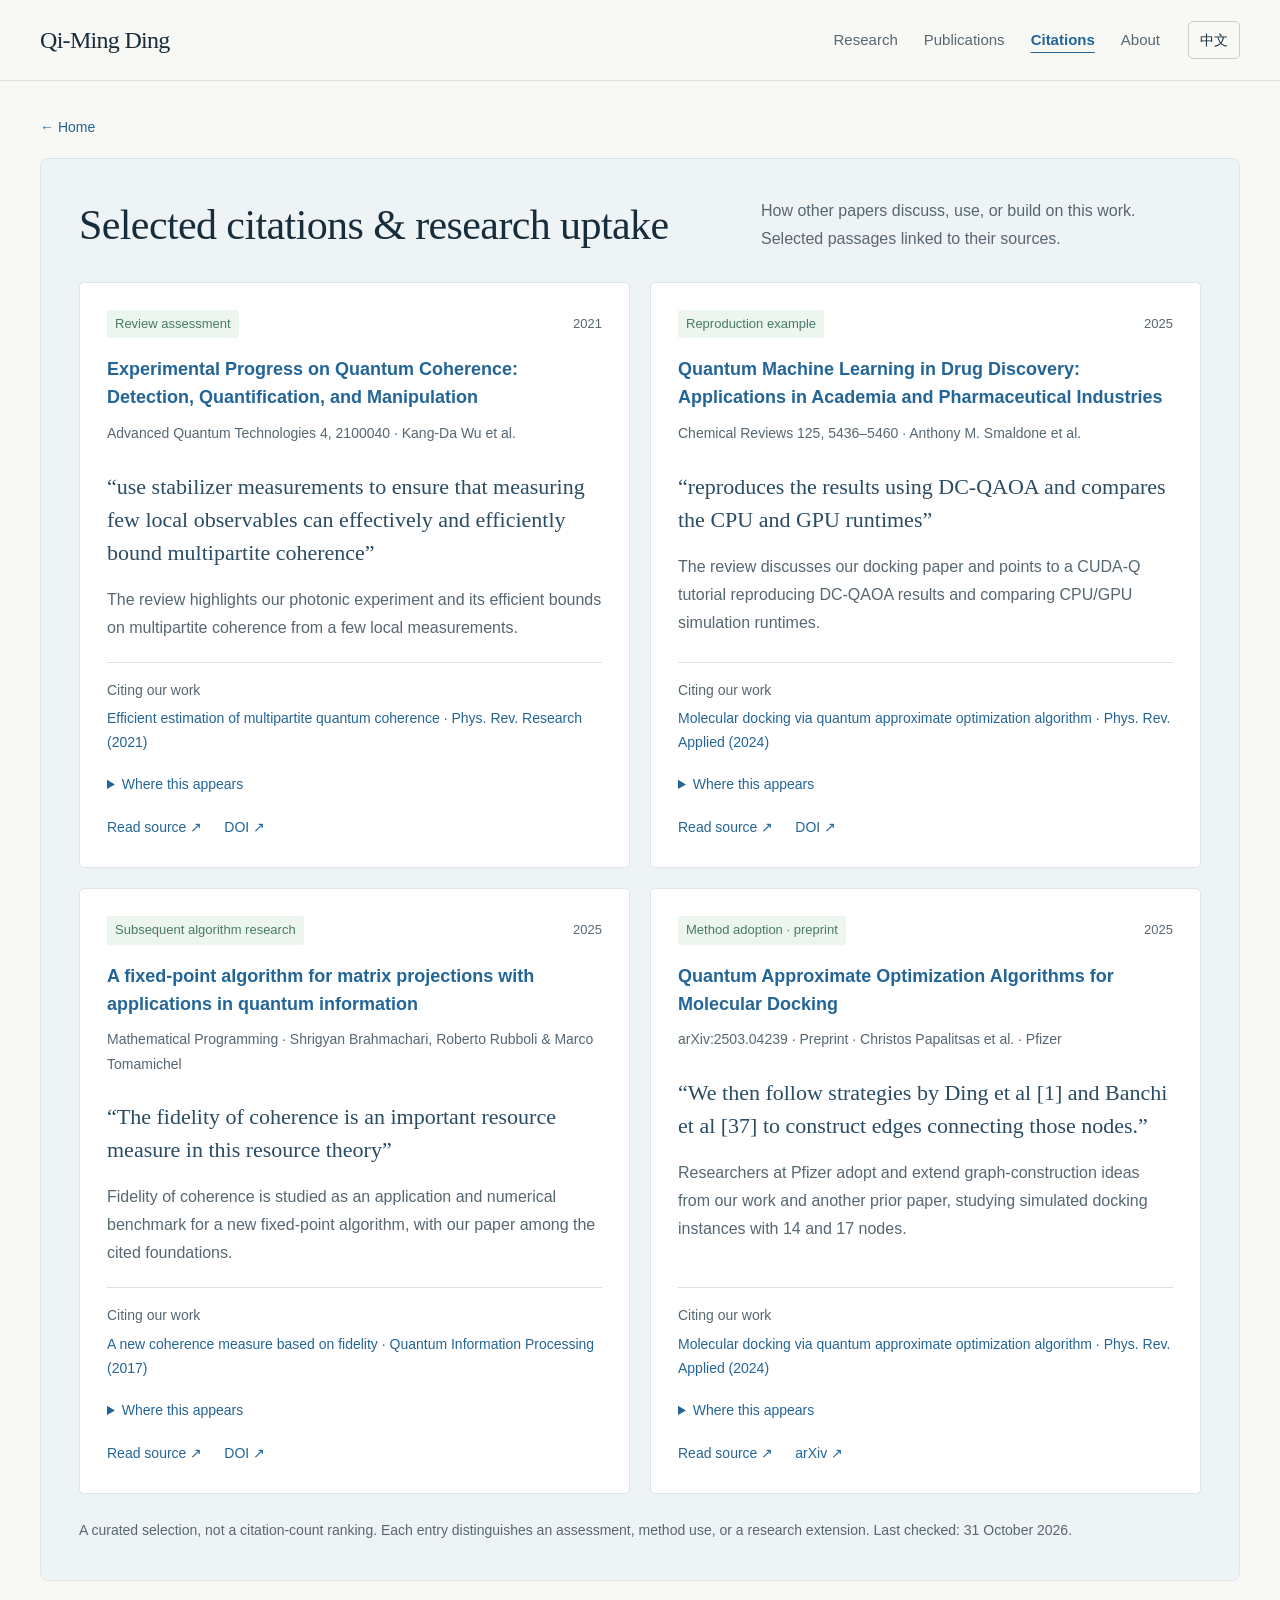
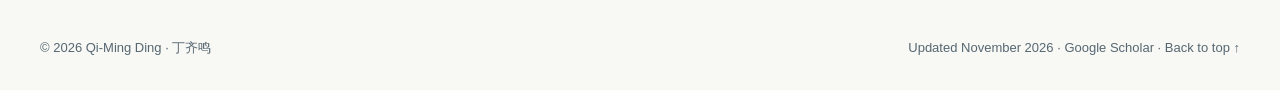
<file: citations.html>
<!doctype html>
<html lang="en">
<head>
  <meta charset="utf-8">
  <meta name="viewport" content="width=device-width,initial-scale=1">
  <meta name="description" content="Selected citations and examples of research uptake for Qi-Ming Ding’s work in quantum computing.">
  <meta name="theme-color" content="#f8f8f5">
  <title>Selected Citations · Qi-Ming Ding</title>
  <link rel="canonical" href="https://geeeekding.github.io/citations.html">
  <link rel="icon" href="assets/favicon.svg" type="image/svg+xml">
  <link rel="stylesheet" href="assets/site.css?v=20261116b">
  <script src="assets/site.js?v=20261116b" defer></script>
</head>
<body class="citations-page">
  <a class="skip" href="#main">Skip to content</a>
  <div class="reading-progress" aria-hidden="true"></div>
  <header class="site-header"><div class="wrap header-inner"><a class="wordmark" href="index.html">Qi-Ming Ding<span></span></a><nav class="main-nav" aria-label="Main navigation">
<a href="index.html#research"><span data-en="Research" data-zh="研究" >Research</span></a><a href="index.html#publications"><span data-en="Publications" data-zh="论文" >Publications</span></a><a href="citations.html" aria-current="page"><span data-en="Citations" data-zh="学术引用" >Citations</span></a><a href="index.html#journey"><span data-en="About" data-zh="经历" >About</span></a></nav><button id="language-toggle" class="lang-button" type="button" aria-label="Switch to Chinese">中文</button></div></header>
  <main id="main" class="wrap">
    <div class="citation-back"><a href="index.html"><span data-en="← Home" data-zh="← 返回首页">← Home</span></a></div>
    <section id="impact" class="impact-section" aria-labelledby="citations-heading"><div class="section-heading"><div><h1 id="citations-heading" data-en="Selected citations &amp; research uptake" data-zh="正面引用与研究应用" >Selected citations &amp; research uptake</h1></div><p data-en="How other papers discuss, use, or build on this work. Selected passages linked to their sources." data-zh="记录其他研究对本人工作的评价、复现与应用，并提供原文摘录及出处。" >How other papers discuss, use, or build on this work. Selected passages linked to their sources.</p></div><div class="citation-grid"><article class="citation-card"><div class="citation-top"><span data-en="Review assessment" data-zh="综述评价" class="citation-category">Review assessment</span><span>2021</span></div>
    <h3><a href="https://doi.org/10.1002/qute.202100040" target="_blank" rel="noopener noreferrer" >Experimental Progress on Quantum Coherence: Detection, Quantification, and Manipulation</a></h3><p class="citation-journal">Advanced Quantum Technologies 4, 2100040 · Kang-Da Wu et al.</p>
    <blockquote><p>“use stabilizer measurements to ensure that measuring few local observables can effectively and efficiently bound multipartite coherence”</p></blockquote><p data-en="The review highlights our photonic experiment and its efficient bounds on multipartite coherence from a few local measurements." data-zh="该综述介绍了我们的光量子实验，指出借助少量局域测量即可有效、高效地估计多体量子相干性的界限。" class="citation-explanation">The review highlights our photonic experiment and its efficient bounds on multipartite coherence from a few local measurements.</p>
    <div class="cited-work"><span data-en="Citing our work" data-zh="引用的论文" >Citing our work</span><a href="https://doi.org/10.1103/PhysRevResearch.3.023228" target="_blank" rel="noopener noreferrer" >Efficient estimation of multipartite quantum coherence · Phys. Rev. Research (2021)</a></div>
    <details class="citation-details"><summary><span data-en="Where this appears" data-zh="查看引用位置与说明" >Where this appears</span></summary><p data-en="PDF page 7, section 3.1; reference [117] points to arXiv:2010.02612, the preprint of our Physical Review Research article." data-zh="PDF第7页，第3.1节；参考文献[117]指向arXiv:2010.02612，即本人Physical Review Research论文的预印本。" >PDF page 7, section 3.1; reference [117] points to arXiv:2010.02612, the preprint of our Physical Review Research article.</p><p data-en="The preceding spectrum-estimation theory is credited to reference [116]; our experimental demonstration is cited as [117]. The statement concerns the efficiency of the experimental estimation." data-zh="该段将谱估计的理论方法归于文献[116]，将我们的实验验证列为文献[117]。摘录评价的是实验估计的效率。" >The preceding spectrum-estimation theory is credited to reference [116]; our experimental demonstration is cited as [117]. The statement concerns the efficiency of the experimental estimation.</p></details>
    <div class="citation-bottom"><a href="https://www.ippt.pan.pl/repository/open/o8857.pdf#page=7" target="_blank" rel="noopener noreferrer" ><span data-en="Read source ↗" data-zh="阅读原文 ↗" >Read source ↗</span></a><a href="https://doi.org/10.1002/qute.202100040" target="_blank" rel="noopener noreferrer" >DOI ↗</a></div></article><article class="citation-card"><div class="citation-top"><span data-en="Reproduction example" data-zh="算法复现" class="citation-category">Reproduction example</span><span>2025</span></div>
    <h3><a href="https://doi.org/10.1021/acs.chemrev.4c00678" target="_blank" rel="noopener noreferrer" >Quantum Machine Learning in Drug Discovery: Applications in Academia and Pharmaceutical Industries</a></h3><p class="citation-journal">Chemical Reviews 125, 5436–5460 · Anthony M. Smaldone et al.</p>
    <blockquote><p>“reproduces the results using DC-QAOA and compares the CPU and GPU runtimes”</p></blockquote><p data-en="The review discusses our docking paper and points to a CUDA-Q tutorial reproducing DC-QAOA results and comparing CPU/GPU simulation runtimes." data-zh="该综述介绍了我们的分子对接研究，并指出 CUDA-Q 教程复现了其中的 DC-QAOA 结果，还比较了 CPU 与 GPU 的模拟运行时间。" class="citation-explanation">The review discusses our docking paper and points to a CUDA-Q tutorial reproducing DC-QAOA results and comparing CPU/GPU simulation runtimes.</p>
    <div class="cited-work"><span data-en="Citing our work" data-zh="引用的论文" >Citing our work</span><a href="https://doi.org/10.1103/PhysRevApplied.21.034036" target="_blank" rel="noopener noreferrer" >Molecular docking via quantum approximate optimization algorithm · Phys. Rev. Applied (2024)</a></div>
    <details class="citation-details"><summary><span data-en="Where this appears" data-zh="查看引用位置与说明" >Where this appears</span></summary><p data-en="Section 5.1, printed page 5449 (PDF page 14). The docking paper is reference [194]; the CUDA-Q tutorial is reference [196]." data-zh="第5.1节，印刷页5449（PDF第14页）。本人对接论文对应文献[194]，CUDA-Q教程对应[196]。" >Section 5.1, printed page 5449 (PDF page 14). The docking paper is reference [194]; the CUDA-Q tutorial is reference [196].</p><p data-en="This is a concrete example of reproduction and computational benchmarking. The CPU/GPU comparison concerns classical simulation of a quantum algorithm, rather than demonstrated quantum-hardware speedup." data-zh="这里展示的是算法复现和计算性能比较；CPU 与 GPU 的比较属于量子算法的经典模拟。" >This is a concrete example of reproduction and computational benchmarking. The CPU/GPU comparison concerns classical simulation of a quantum algorithm, rather than demonstrated quantum-hardware speedup.</p></details>
    <div class="citation-bottom"><a href="https://cqdmqd.yale.edu/sites/default/files/2025-09/revQML_DrugDiscovery.pdf#page=14" target="_blank" rel="noopener noreferrer" ><span data-en="Read source ↗" data-zh="阅读原文 ↗" >Read source ↗</span></a><a href="https://doi.org/10.1021/acs.chemrev.4c00678" target="_blank" rel="noopener noreferrer" >DOI ↗</a></div></article><article class="citation-card"><div class="citation-top"><span data-en="Subsequent algorithm research" data-zh="后续算法研究" class="citation-category">Subsequent algorithm research</span><span>2025</span></div>
    <h3><a href="https://link.springer.com/article/10.1007/s10107-025-02318-w" target="_blank" rel="noopener noreferrer" >A fixed-point algorithm for matrix projections with applications in quantum information</a></h3><p class="citation-journal">Mathematical Programming · Shrigyan Brahmachari, Roberto Rubboli &amp; Marco Tomamichel</p>
    <blockquote><p>“The fidelity of coherence is an important resource measure in this resource theory”</p></blockquote><p data-en="Fidelity of coherence is studied as an application and numerical benchmark for a new fixed-point algorithm, with our paper among the cited foundations." data-zh="该研究将相干性保真度作为新固定点算法的应用实例和数值测试对象，并引用我们的论文作为相关基础工作之一。" class="citation-explanation">Fidelity of coherence is studied as an application and numerical benchmark for a new fixed-point algorithm, with our paper among the cited foundations.</p>
    <div class="cited-work"><span data-en="Citing our work" data-zh="引用的论文" >Citing our work</span><a href="https://link.springer.com/article/10.1007/s11128-017-1650-7" target="_blank" rel="noopener noreferrer" >A new coherence measure based on fidelity · Quantum Information Processing (2017)</a></div>
    <details class="citation-details"><summary><span data-en="Where this appears" data-zh="查看引用位置与说明" >Where this appears</span></summary><p data-en="Author preprint v3, section 7 after equation (77), jointly citing [34,26]. See also section 8, equation (86), and Figure 1(b). Published reference [26] maps to our DOI." data-zh="作者预印本v3第7节，公式(77)之后的句子共同引用[34,26]；另见第8节公式(86)及图1(b)。正式版文献[26]与本人DOI对应。" >Author preprint v3, section 7 after equation (77), jointly citing [34,26]. See also section 8, equation (86), and Figure 1(b). Published reference [26] maps to our DOI.</p><p data-en="The assessment jointly cites two papers, so it should not be attributed exclusively to our article. The context is read from arXiv v3; publication metadata and the reference mapping are checked separately." data-zh="评价语句同时引用两篇论文，其中一篇为我们的工作。引用语境来自 arXiv v3，正式发表信息和参考文献的对应关系已另行核对。" >The assessment jointly cites two papers, so it should not be attributed exclusively to our article. The context is read from arXiv v3; publication metadata and the reference mapping are checked separately.</p></details>
    <div class="citation-bottom"><a href="https://arxiv.org/html/2312.14615v3#S7" target="_blank" rel="noopener noreferrer" ><span data-en="Read source ↗" data-zh="阅读原文 ↗" >Read source ↗</span></a><a href="https://link.springer.com/article/10.1007/s10107-025-02318-w" target="_blank" rel="noopener noreferrer" >DOI ↗</a></div></article><article class="citation-card"><div class="citation-top"><span data-en="Method adoption · preprint" data-zh="方法采用 · 预印本" class="citation-category">Method adoption · preprint</span><span>2025</span></div>
    <h3><a href="https://arxiv.org/abs/2503.04239" target="_blank" rel="noopener noreferrer" >Quantum Approximate Optimization Algorithms for Molecular Docking</a></h3><p class="citation-journal">arXiv:2503.04239 · Preprint · Christos Papalitsas et al. · Pfizer</p>
    <blockquote><p>“We then follow strategies by Ding et al [1] and Banchi et al [37] to construct edges connecting those nodes.”</p></blockquote><p data-en="Researchers at Pfizer adopt and extend graph-construction ideas from our work and another prior paper, studying simulated docking instances with 14 and 17 nodes." data-zh="辉瑞研究团队采用并拓展了我们与另一项前期研究中的构图策略，用于含14和17个节点的分子对接模拟。" class="citation-explanation">Researchers at Pfizer adopt and extend graph-construction ideas from our work and another prior paper, studying simulated docking instances with 14 and 17 nodes.</p>
    <div class="cited-work"><span data-en="Citing our work" data-zh="引用的论文" >Citing our work</span><a href="https://doi.org/10.1103/PhysRevApplied.21.034036" target="_blank" rel="noopener noreferrer" >Molecular docking via quantum approximate optimization algorithm · Phys. Rev. Applied (2024)</a></div>
    <details class="citation-details"><summary><span data-en="Where this appears" data-zh="查看引用位置与说明" >Where this appears</span></summary><p data-en="arXiv v1, “Construction of Example Instances”, the paragraph explaining edge construction after Figure 1(d). Our paper is reference [1]." data-zh="arXiv v1的“Construction of Example Instances”部分，图1(d)后介绍构建边的段落。本人论文对应文献[1]。" >arXiv v1, “Construction of Example Instances”, the paragraph explaining edge construction after Figure 1(d). Our paper is reference [1].</p><p data-en="The passage cites both Ding et al. [1] and Banchi et al. [37]. This is a preprint reporting GPU-based simulations, not a peer-reviewed demonstration of quantum-hardware advantage." data-zh="原句同时引用 Ding 等[1]与 Banchi 等[37]的工作。该文为预印本，研究采用 GPU 模拟，尚不能据此认定量子硬件优势。" >The passage cites both Ding et al. [1] and Banchi et al. [37]. This is a preprint reporting GPU-based simulations, not a peer-reviewed demonstration of quantum-hardware advantage.</p></details>
    <div class="citation-bottom"><a href="https://arxiv.org/html/2503.04239v1" target="_blank" rel="noopener noreferrer" ><span data-en="Read source ↗" data-zh="阅读原文 ↗" >Read source ↗</span></a><a href="https://arxiv.org/abs/2503.04239" target="_blank" rel="noopener noreferrer" >arXiv ↗</a></div></article></div><p data-en="A curated selection, not a citation-count ranking. Each entry distinguishes an assessment, method use, or a research extension. Last checked: 31 October 2026." data-zh="以下为已核对正文的代表性引用，分别注明评价、方法复现或后续应用。核对日期：2026年10月31日。" class="impact-method">A curated selection, not a citation-count ranking. Each entry distinguishes an assessment, method use, or a research extension. Last checked: 31 October 2026.</p></section>
  </main>
  <footer class="wrap site-footer"><div>© 2026 Qi-Ming Ding · 丁齐鸣</div><div><span data-en="Updated November 2026" data-zh="更新于2026年11月" >Updated November 2026</span> · <a href="https://scholar.google.com/citations?user=Pl5r_UgAAAAJ" target="_blank" rel="noopener noreferrer" >Google Scholar</a> · <a href="#"><span data-en="Back to top ↑" data-zh="回到顶部 ↑" >Back to top ↑</span></a></div></footer>
</body>
</html>
</file>
<file: assets/site.css>
:root {
  --bg: #f8f8f5;
  --surface: #fff;
  --ink: #182d3c;
  --muted: #566771;
  --line: #d8e1e6;
  --blue: #246597;
  --blue-soft: #edf4fa;
  --green: #487a69;
  --green-soft: #edf5ef;
  --warm: #aa603e;
  --serif: Georgia, 'Times New Roman', serif;
  --sans: -apple-system, BlinkMacSystemFont, 'Segoe UI', 'Microsoft YaHei', 'PingFang SC', sans-serif;
  --zh: 'Microsoft YaHei', '微软雅黑', 'PingFang SC', 'Hiragino Sans GB', 'Noto Sans CJK SC', sans-serif;
  --mono: 'SFMono-Regular', Consolas, monospace;
}
* { box-sizing: border-box; }
html { scroll-behavior: smooth; scroll-padding-top: 105px; }
body { margin: 0; background: var(--bg); color: var(--ink); font: 18px/1.75 var(--sans); -webkit-font-smoothing: antialiased; }
button, input, select { font: inherit; }
button, a, input, select, summary { -webkit-tap-highlight-color: transparent; }
button, summary { cursor: pointer; }
button { color: inherit; }
a { color: var(--blue); text-decoration: none; }
a:hover { text-decoration: underline; text-underline-offset: 4px; }
button:focus-visible, a:focus-visible, input:focus-visible, select:focus-visible, summary:focus-visible { outline: 3px solid #75b5df; outline-offset: 4px; }
svg { display: block; }
img { max-width: 100%; }
[hidden] { display: none !important; }
::selection { background: #d5e9f7; }
.skip { position: fixed; top: -80px; left: 20px; padding: 9px 20px; background: var(--ink); color: white; z-index: 100; }
.skip:focus { top: 10px; }
.wrap { width: min(1200px, calc(100% - 72px)); margin-inline: auto; }
.reading-progress { height: 3px; position: fixed; top: 0; left: 0; width: 0; background: var(--blue); z-index: 50; }
.site-header { position: sticky; top: 0; z-index: 20; background: rgba(248,248,245,.96); border-bottom: 1px solid var(--line); backdrop-filter: blur(16px); }
.header-inner { height: 80px; display: flex; align-items: center; gap: 28px; }
.wordmark { font: 24px var(--serif); color: var(--ink); letter-spacing: -.7px; white-space: nowrap; }
.wordmark span { font: 15px var(--sans); color: var(--muted); margin-left: 10px; letter-spacing: 1px; }
.main-nav { display: flex; gap: 26px; margin-left: auto; font-size: 15px; min-width: 0; }
.main-nav a { color: var(--muted); }
.main-nav a:hover { color: var(--blue); }
.main-nav a[aria-current="page"] { color: var(--blue); font-weight: 600; text-decoration: underline; text-underline-offset: 7px; }
.lang-button { border: 1px solid #c3d0d8; background: transparent; border-radius: 5px; padding: 6px 11px; font-size: 14px; white-space: nowrap; }
.hero { padding: 58px 0 64px; display: grid; grid-template-columns: .92fr 1.08fr; gap: 64px; align-items: center; }
.hero-profile { min-width: 0; }
.eyebrow { font: 12px var(--mono); letter-spacing: 1.4px; text-transform: uppercase; color: var(--blue); display: flex; align-items: center; gap: 10px; }
.eyebrow:before { content: ''; width: 20px; height: 1px; background: currentColor; flex-shrink: 0; }
.profile-line { display: flex; align-items: center; gap: 19px; margin: 26px 0; }
.portrait { width: 88px; height: 88px; flex-shrink: 0; object-fit: cover; border-radius: 50%; filter: saturate(.8); border: 4px solid white; box-shadow: 0 0 0 1px var(--line); }
h1 { font: 400 52px/1.1 var(--serif); letter-spacing: -2px; margin: 0; }
h1 small { display: block; font: 18px var(--sans); letter-spacing: 4px; color: var(--muted); margin-top: 12px; }
.position { font-size: 16px; line-height: 1.9; margin-bottom: 29px; }
.position strong { font-weight: 600; }
.hero-statement { font: 400 33px/1.4 var(--serif); letter-spacing: -.4px; margin: 0 0 19px; }
.hero-statement em { font-style: normal; color: var(--blue); }
.hero-bio { font-size: 17px; color: var(--muted); margin: 0; max-width: 480px; }
.profile-links { display: flex; flex-wrap: wrap; gap: 9px 20px; font-size: 14px; margin-top: 27px; }
.profile-links a { display: inline-flex; align-items: center; gap: 5px; }
.profile-links a:after { content: '↗'; font-size: 12px; color: #8998a2; }
.hero-stats { display: grid; grid-template-columns: repeat(3,1fr); margin-top: 31px; padding-top: 25px; border-top: 1px solid var(--line); gap: 18px; }
.stat strong { font: 400 37px/1.2 var(--serif); display: block; }
.stat span { display: block; font-size: 13px; color: var(--muted); line-height: 1.6; margin-top: 7px; }
.about-panel { background: white; border: 1px solid var(--line); border-top: 3px solid var(--blue); border-radius: 6px; padding: 30px 34px; }
.about-panel h2 { font-size: 30px; margin-bottom: 20px; }
.about-copy { font-size: 17px; line-height: 1.85; color: var(--muted); }
.about-copy p { margin: 0 0 17px; }
.about-copy p:last-child { margin-bottom: 0; }
.about-copy a { color: inherit; border-bottom: 1px solid #bccdd8; }
.about-copy em { color: var(--ink); font-style: normal; }
.section { padding-block: 56px; border-top: 1px solid var(--line); }
.section-heading { display: flex; align-items: flex-end; justify-content: space-between; gap: 30px; margin-bottom: 32px; }
.section-no { font: 12px var(--mono); color: var(--warm); letter-spacing: 1px; display: block; margin-bottom: 12px; }
h2 { font: 400 38px/1.3 var(--serif); letter-spacing: -.8px; margin: 0; }
h3 { font-size: 19px; line-height: 1.5; margin: 0; font-weight: 600; }
.section-heading > p { font-size: 16px; color: var(--muted); max-width: 440px; margin: 0; }
.research-grid { display: grid; grid-template-columns: repeat(3,1fr); gap: 24px; }
.research-card { padding: 25px; background: white; border-top: 2px solid var(--blue); border-bottom: 1px solid var(--line); display: flex; flex-direction: column; align-items: flex-start; }
.research-card:nth-child(2) { border-top-color: var(--green); }
.research-card:nth-child(3) { border-top-color: var(--warm); }
.research-card svg { height: 82px; width: 170px; margin-bottom: 18px; }
.research-card .field-no { font: 12px var(--mono); color: var(--muted); margin-bottom: 9px; }
.research-card p { font-size: 16px; color: var(--muted); margin: 14px 0 23px; flex: 1; }
.text-button { padding: 0; border: 0; background: transparent; color: var(--blue); font-size: 14px; text-align: left; }
.text-button:after { content: ' →'; display: inline-block; margin-left: 5px; transition: transform .2s; }
.text-button:hover:after { transform: translateX(4px); }
.research-strip { display: flex; align-items: center; gap: 15px; color: var(--muted); font-size: 12px; padding-top: 25px; }
.strip-line { flex: 1; height: 1px; background: var(--line); }
.news-section { display: grid; grid-template-columns: 240px 1fr; gap: 50px; }
.news-head h2 { font-size: 33px; }
.news-head .small-link { font-size: 14px; display: inline-block; margin-top: 18px; }
.news-item { display: grid; grid-template-columns: 105px 1fr; gap: 20px; padding: 15px 0; border-bottom: 1px solid var(--line); font-size: 16px; }
.news-item:first-child { padding-top: 0; }
.news-item time { color: var(--warm); font: 13px var(--mono); padding-top: 6px; }
.news-item p { margin: 0; }
.news-more { margin-top: 20px; font-size: 14px; color: var(--muted); }
.impact-section { padding: 38px; background: #eef3f6; border-radius: 8px; border: 1px solid #dce6eb; margin-block: 10px 56px; }
.impact-section .section-heading { margin-bottom: 29px; }
.citations-page main { padding-top: 34px; }
.citation-back { font-size: 14px; margin-bottom: 18px; }
.citations-page .impact-section { margin-top: 0; }
.citations-page h1 { font-size: clamp(27px, 4vw, 42px); letter-spacing: -.6px; line-height: 1.3; }
html[lang=zh-CN] .citations-page h1 { font-family: var(--zh); font-weight: 500; letter-spacing: .3px; }
.citation-grid { display: grid; grid-template-columns: repeat(2,1fr); gap: 20px; }
.citation-card { background: white; padding: 27px; border: 1px solid #dce6eb; border-radius: 5px; display: flex; flex-direction: column; min-width: 0; }
.citation-top { display: flex; justify-content: space-between; align-items: center; gap: 12px; font-size: 13px; color: var(--muted); margin-bottom: 18px; }
.citation-category { color: var(--green); background: var(--green-soft); padding: 3px 8px; border-radius: 3px; }
.citation-card h3 { font-size: 18px; font-weight: 600; line-height: 1.55; }
.citation-journal { font-size: 14px; color: var(--muted); margin: 9px 0 0; }
.citation-card blockquote { font: 22px/1.5 var(--serif); margin: 24px 0 17px; color: #294b63; }
.citation-card blockquote p { margin: 0; }
.citation-explanation { font-size: 16px; color: var(--muted); margin: 0 0 20px; flex: 1; }
.cited-work { border-top: 1px solid var(--line); padding-top: 16px; font-size: 14px; line-height: 1.7; }
.cited-work span { display: block; color: var(--muted); margin-bottom: 5px; }
.citation-details { font-size: 14px; color: var(--muted); margin-top: 17px; }
.citation-details summary { color: var(--blue); }
.citation-details p { margin: 12px 0; }
.citation-bottom { display: flex; gap: 22px; margin-top: 19px; font-size: 14px; }
.impact-method { font-size: 14px; color: var(--muted); margin: 24px 0 0; }
.citation-empty { grid-column: 1/-1; padding: 20px; color: var(--muted); font-size: 16px; }
.publication-heading { align-items: center; }
.publication-heading > a { font-size: 14px; border-bottom: 1px solid var(--line); padding-bottom: 4px; }
.pub-controls { border-top: 1px solid var(--line); border-bottom: 1px solid var(--line); padding: 18px 0; display: flex; justify-content: space-between; gap: 18px; flex-wrap: wrap; }
.filter-tabs { display: flex; gap: 4px; align-items: center; flex-wrap: wrap; }
.filter-tab { font-size: 14px; background: transparent; border: 0; padding: 8px 12px; border-radius: 4px; color: var(--muted); }
.filter-tab[aria-pressed=true] { background: var(--ink); color: white; }
.search-tools { display: flex; gap: 10px; align-items: center; min-width: 0; }
.search-field { position: relative; min-width: 0; }
.search-field input { width: 260px; min-width: 0; padding: 9px 10px 9px 34px; border: 1px solid var(--line); background: white; border-radius: 4px; font-size: 14px; color: var(--ink); }
.search-field svg { width: 16px; height: 16px; position: absolute; left: 10px; top: 14px; stroke: var(--muted); }
.search-tools select { border: 1px solid var(--line); background: white; padding: 9px; border-radius: 4px; color: var(--muted); font-size: 14px; max-width: 135px; }
.pub-status { display: flex; justify-content: space-between; gap: 16px; flex-wrap: wrap; padding: 18px 0; font-size: 13px; color: var(--muted); }
.active-topic { border: 0; background: var(--blue-soft); padding: 3px 8px; border-radius: 3px; font-size: 13px; color: var(--blue); }
.paper { display: grid; grid-template-columns: 60px 1fr; gap: 24px; padding: 29px 0; border-top: 1px solid var(--line); }
.paper-year { font: 14px var(--mono); color: var(--muted); padding-top: 5px; }
.paper-top { display: flex; justify-content: space-between; align-items: flex-start; gap: 22px; }
.paper-title { font-size: 20px; line-height: 1.5; margin: 0; letter-spacing: -.2px; }
.paper-title a { color: var(--ink); }
.paper-role { flex-shrink: 0; max-width: 155px; font-size: 12px; padding: 4px 8px; border: 1px solid var(--line); border-radius: 3px; color: var(--muted); margin-top: 3px; }
.paper-role.lead { color: var(--green); background: var(--green-soft); border-color: #d2e2d9; }
.paper-authors { color: var(--muted); font-size: 15px; margin: 11px 0 7px; line-height: 1.8; }
.paper-authors strong { color: var(--ink); font-weight: 600; }
.paper-venue { font-size: 15px; color: var(--blue); margin: 0; }
.paper-desc { color: var(--muted); font-size: 16px; margin: 15px 0 17px; max-width: 950px; }
.paper-links { display: flex; gap: 8px; align-items: center; flex-wrap: wrap; }
.paper-links a, .paper-links button { font-size: 13px; border: 1px solid var(--line); background: transparent; color: var(--blue); padding: 4px 9px; border-radius: 3px; line-height: 1.5; }
.paper-links button:hover, .paper-links a:hover { background: var(--blue-soft); text-decoration: none; border-color: #b1c8d9; }
.paper-topic { font-size: 12px; color: var(--muted); margin-left: 7px; }
.preprint-badge { display: inline-block; font-size: 12px; color: var(--warm); margin-left: 9px; }
.paper-details { font-size: 14px; color: var(--muted); margin-top: 15px; }
.pub-pagination { display: flex; justify-content: space-between; align-items: center; border-top: 1px solid var(--line); padding-top: 24px; margin-top: 18px; font-size: 14px; }
.page-button { border: 1px solid var(--line); border-radius: 4px; background: white; padding: 8px 13px; font-size: 14px; }
.page-button:disabled { opacity: .35; cursor: default; }
.page-description { font: 13px var(--mono); color: var(--muted); }
.empty-state { padding: 45px 0; text-align: center; color: var(--muted); }
.journey-grid { display: grid; grid-template-columns: 1fr 1.1fr; gap: 80px; }
.timeline { border-left: 1px solid #bdced9; margin-left: 6px; align-self: start; }
.timeline-item { position: relative; padding: 0 0 35px 27px; }
.timeline-item:before { content: ''; position: absolute; left: -4px; top: 8px; width: 7px; height: 7px; border-radius: 50%; background: var(--blue); box-shadow: 0 0 0 4px var(--bg); }
.timeline-item:last-child { padding-bottom: 0; }
.timeline-date { font: 13px var(--mono); color: var(--warm); }
.timeline-item h3 { font-size: 19px; margin-top: 6px; }
.timeline-item p { font-size: 16px; color: var(--muted); margin: 7px 0 0; }
.service-block { padding: 0 0 23px; margin-bottom: 23px; border-bottom: 1px solid var(--line); }
.service-label { font: 12px var(--mono); color: var(--warm); letter-spacing: .8px; margin-bottom: 10px; }
.service-block h3 { font-size: 18px; }
.service-block p { font-size: 16px; color: var(--muted); margin: 9px 0 0; }
.service-block .project-meta { color: var(--blue); font-size: 14px; }
.contact { background: var(--ink); color: #f5f8fa; border-radius: 8px; padding: 36px 40px; display: flex; align-items: center; justify-content: space-between; gap: 30px; margin-block: 10px 35px; }
.contact h2 { font-size: 32px; }
.contact p { font-size: 16px; color: #c6d5df; margin: 12px 0 0; max-width: 650px; }
.contact a { color: white; border: 1px solid #657e8e; border-radius: 5px; padding: 12px 17px; font-size: 15px; white-space: nowrap; }
.site-footer { display: flex; justify-content: space-between; gap: 20px; align-items: center; color: var(--muted); font-size: 13px; padding-bottom: 30px; }
.site-footer a { color: inherit; }
.toast { position: fixed; bottom: 24px; left: 50%; transform: translateX(-50%); background: var(--ink); color: white; border-radius: 5px; padding: 10px 18px; font-size: 15px; z-index: 60; box-shadow: 0 4px 20px #0001; max-width: calc(100% - 36px); }
.lang-zh { display: none; }
html[lang=zh-CN] { --sans: var(--zh); }
html[lang=zh-CN] .lang-en { display: none; }
html[lang=zh-CN] .lang-zh { display: block; }
html[lang=zh-CN] .hero-statement { font: 500 34px/1.6 var(--zh); letter-spacing: 0; }
html[lang=zh-CN] h2 { font-family: var(--zh); font-weight: 500; letter-spacing: .3px; }
html[lang=zh-CN] .section-no, html[lang=zh-CN] .service-label { font-family: var(--zh); }
html[lang=zh-CN] .about-copy { line-height: 1.95; }
html[lang=zh-CN] .main-nav { font-size: 16px; }
@media (max-width: 1120px) {
  .hero { grid-template-columns: .95fr 1.05fr; gap: 35px; }
  .profile-line { gap: 15px; }
  h1 { font-size: 44px; }
  .portrait { width: 76px; height: 76px; }
  .hero-statement { font-size: 29px; }
  .about-panel { padding: 26px; }
  .about-copy { font-size: 16px; }
  .main-nav { gap: 18px; }
  .journey-grid { gap: 45px; }
  .news-section { grid-template-columns: 210px 1fr; gap: 30px; }
  .research-card { padding: 22px; }
}
@media (max-width: 900px) {
  .hero { grid-template-columns: 1fr; gap: 35px; align-items: start; }
  .hero-statement { font-size: 34px; }
  .hero-bio { max-width: 620px; }
  .about-copy { font-size: 17px; }
  .stat span { max-width: 175px; }
  .citation-grid { grid-template-columns: 1fr; }
  .citation-card { padding: 28px; }
  .research-grid { grid-template-columns: 1fr; gap: 18px; }
  .research-card { display: grid; grid-template-columns: 140px 1fr; column-gap: 25px; }
  .research-card svg { grid-row: 1/5; width: 140px; margin: 8px 0 0; }
  .research-card p { margin: 10px 0 16px; }
}
@media (max-width: 760px) {
  .wrap { width: calc(100% - 36px); }
  html { scroll-padding-top: 86px; }
  .header-inner { height: 66px; gap: 12px; }
  .wordmark { font-size: 21px; }
  .wordmark span { display: none; }
  .main-nav { gap: 16px; overflow-x: auto; white-space: nowrap; scrollbar-width: none; font-size: 13px; }
  html[lang=zh-CN] .main-nav { font-size: 14px; }
  .main-nav a:nth-child(1), .main-nav a:nth-child(4) { display: none; }
  .lang-button { font-size: 13px; padding: 5px 8px; }
  .hero { padding: 34px 0 39px; gap: 30px; }
  .eyebrow { font-size: 11px; letter-spacing: 1px; }
  .profile-line { margin: 25px 0; }
  .portrait { width: 72px; height: 72px; }
  h1 { font-size: 43px; }
  h1 small { font-size: 17px; }
  .hero-statement { font-size: 31px; }
  html[lang=zh-CN] .hero-statement { font-size: 31px; }
  .hero-bio { font-size: 17px; }
  .hero-stats { gap: 13px; }
  .stat strong { font-size: 34px; }
  .stat span { font-size: 13px; }
  .about-panel { padding: 24px; }
  .about-panel h2 { font-size: 28px; }
  .about-copy { font-size: 17px; }
  .section { padding-block: 38px; }
  .section-heading { display: block; margin-bottom: 26px; }
  h2 { font-size: 32px; }
  .section-heading > p { margin-top: 16px; max-width: none; }
  .research-card { grid-template-columns: 100px 1fr; gap: 0 20px; padding: 22px; }
  .research-card svg { width: 100px; height: 80px; }
  .research-card h3 { font-size: 18px; }
  .research-strip { font-size: 11px; gap: 8px; }
  .news-section { display: block; }
  .news-head { margin-bottom: 25px; }
  .news-head .small-link { display: none; }
  .news-item { grid-template-columns: 85px 1fr; gap: 13px; font-size: 16px; }
  .news-item time { font-size: 12px; }
  .impact-section { padding: 25px 20px; margin-block: 0 38px; }
  .citation-card { padding: 22px; }
  .citation-card blockquote { font-size: 22px; }
  .citation-card h3 { font-size: 18px; }
  .pub-controls { gap: 14px; padding: 16px 0; }
  .filter-tabs, .search-tools { width: 100%; }
  .filter-tab { padding: 7px 9px; font-size: 14px; }
  .search-field { flex: 1; }
  .search-field input { width: 100%; font-size: 16px; }
  .search-field svg { top: 16px; }
  .search-tools select { font-size: 15px; max-width: 125px; }
  .paper { grid-template-columns: 1fr; gap: 9px; padding: 26px 0; }
  .paper-year { font-size: 13px; }
  .paper-top { display: block; }
  .paper-role { display: inline-block; max-width: none; margin-top: 11px; }
  .paper-title { font-size: 19px; }
  .paper-authors { font-size: 15px; }
  .paper-topic { margin-left: 3px; }
  .publication-heading > a { display: inline-block; margin-top: 18px; }
  .journey-grid { grid-template-columns: 1fr; gap: 40px; }
  .timeline-item { padding-bottom: 30px; }
  .contact { padding: 28px; display: block; }
  .contact h2 { font-size: 29px; }
  .contact a { display: inline-block; margin-top: 23px; font-size: 14px; }
  .site-footer { display: block; font-size: 12px; }
  .site-footer > div + div { margin-top: 9px; }
}
@media (max-width: 390px) {
  .wordmark { font-size: 19px; }
  .main-nav { gap: 12px; font-size: 12px; }
  .profile-line { gap: 12px; }
  .portrait { width: 62px; height: 62px; }
  h1 { font-size: 36px; letter-spacing: -1.5px; }
  .hero-statement { font-size: 28px; }
  html[lang=zh-CN] .hero-statement { font-size: 29px; }
  .eyebrow { font-size: 10px; }
  .about-panel { padding: 22px 20px; }
  .research-card { grid-template-columns: 1fr; }
  .research-card svg { grid-row: auto; width: 130px; margin-bottom: 17px; }
  .research-strip { font-size: 9px; }
  .impact-section { padding: 23px 14px; }
  .citation-card { padding: 20px 18px; }
  .citation-top { font-size: 12px; }
  .contact { padding: 25px 22px; }
  .contact a { font-size: 13px; padding-inline: 11px; }
}
@media (prefers-reduced-motion: reduce) {
  html { scroll-behavior: auto; }
  *, *:before, *:after { transition: none !important; animation: none !important; }
}
</file>
